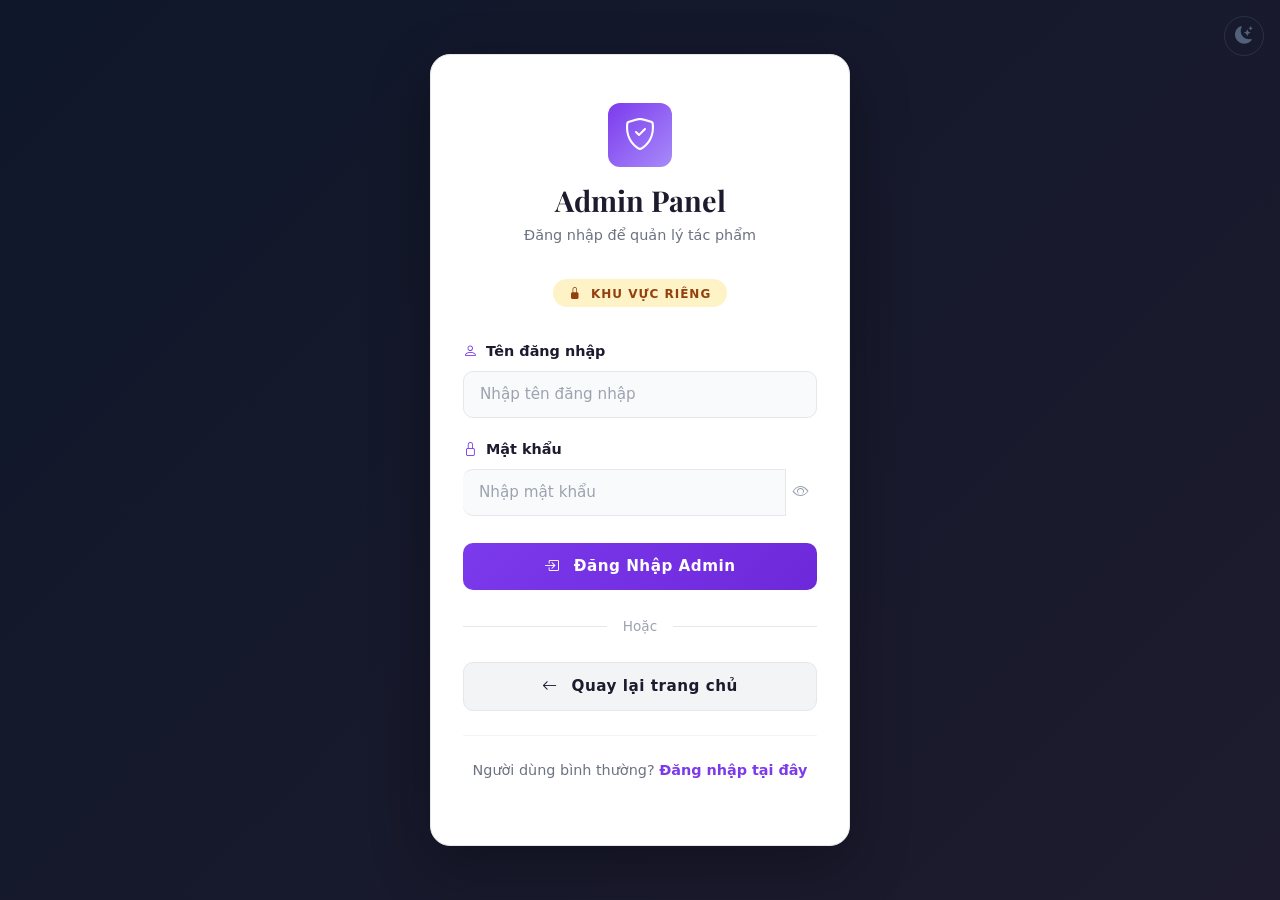
<file: admin-login.html>
<!DOCTYPE html>
<html lang="vi">
<head>
    <meta charset="UTF-8">
    <meta name="viewport" content="width=device-width, initial-scale=1.0">
    <meta name="description" content="Admin Login - ArtGallery Admin Panel">
    <title>Admin Login — ArtGallery</title>

    <!-- Bootstrap 5 CSS -->
    <link href="https://cdn.jsdelivr.net/npm/bootstrap@5.3.3/dist/css/bootstrap.min.css" rel="stylesheet">
    <!-- Bootstrap Icons -->
    <link href="https://cdn.jsdelivr.net/npm/bootstrap-icons@1.11.3/font/bootstrap-icons.css" rel="stylesheet">
    <!-- Google Fonts -->
    <link rel="preconnect" href="https://fonts.googleapis.com">
    <link rel="preconnect" href="https://fonts.gstatic.com" crossorigin>
    <link href="https://fonts.googleapis.com/css2?family=Playfair+Display:wght@400;600;700&family=DM+Sans:wght@300;400;500;600;700&display=swap" rel="stylesheet">
    <!-- Custom CSS -->
    <link rel="stylesheet" href="css/style.css">
    <!-- Theme Manager -->
    <script src="js/theme.js"></script>
    <style>
        /* Admin Auth Page */
        body.admin-auth-page {
            background: linear-gradient(135deg, #0f172a 0%, #1e1b2e 100%);
            min-height: 100vh;
            display: flex;
            align-items: center;
            justify-content: center;
            padding: 1rem;
        }

        .admin-auth-container {
            background: #ffffff;
            border-radius: 20px;
            box-shadow: 0 20px 60px rgba(0,0,0,0.3);
            padding: 3rem 2rem;
            width: 100%;
            max-width: 420px;
            border: 1px solid #e5e7eb;
        }

        @media(max-width: 575.98px) {
            .admin-auth-container {
                padding: 2rem 1.5rem;
                border-radius: 16px;
            }
        }

        .admin-auth-header {
            text-align: center;
            margin-bottom: 2rem;
        }

        .admin-auth-logo {
            width: 64px;
            height: 64px;
            background: linear-gradient(135deg, #7c3aed, #a78bfa);
            border-radius: 12px;
            display: flex;
            align-items: center;
            justify-content: center;
            color: #fff;
            font-size: 2rem;
            margin: 0 auto 1rem;
        }

        .admin-auth-header h2 {
            font-family: 'Playfair Display', serif;
            font-size: 1.8rem;
            font-weight: 700;
            color: #1e1b2e;
            margin-bottom: 0.5rem;
        }

        .admin-auth-header p {
            color: #6b7280;
            font-size: 0.9rem;
        }

        .admin-auth-header .badge {
            background: #fef3c7;
            color: #92400e;
            padding: 0.5rem 1rem;
            border-radius: 20px;
            font-size: 0.75rem;
            font-weight: 600;
            letter-spacing: 1px;
            text-transform: uppercase;
            margin-top: 1rem;
            display: inline-block;
        }

        .form-group {
            margin-bottom: 1.2rem;
        }

        .form-label {
            font-weight: 600;
            color: #1e1b2e;
            font-size: 0.9rem;
            margin-bottom: 0.5rem;
        }

        .form-control {
            border: 1.5px solid #e5e7eb;
            border-radius: 10px;
            padding: 0.7rem 1rem;
            font-size: 0.95rem;
            transition: all 0.3s ease;
            background: #f9fafb;
        }

        .form-control:focus {
            background: #ffffff;
            border-color: #7c3aed;
            box-shadow: 0 0 0 3px rgba(124, 58, 237, 0.1);
        }

        .form-control::placeholder {
            color: #9ca3af;
        }

        .btn-admin-auth {
            width: 100%;
            padding: 0.75rem 1.5rem;
            border: none;
            border-radius: 10px;
            font-weight: 600;
            font-size: 0.95rem;
            transition: all 0.3s ease;
            letter-spacing: 0.5px;
            margin-top: 0.5rem;
        }

        .btn-admin-login {
            background: linear-gradient(135deg, #7c3aed, #6d28d9);
            color: #fff;
        }

        .btn-admin-login:hover {
            background: linear-gradient(135deg, #6d28d9, #5b21b6);
            transform: translateY(-2px);
            box-shadow: 0 8px 20px rgba(124,58,237,0.3);
            color: #fff;
        }

        .btn-admin-back {
            background: #f3f4f6;
            color: #1e1b2e;
            border: 1.5px solid #e5e7eb;
            margin-top: 0;
        }

        .btn-admin-back:hover {
            background: #e5e7eb;
            color: #1e1b2e;
        }

        .admin-auth-divider {
            text-align: center;
            margin: 1.5rem 0;
            position: relative;
        }

        .admin-auth-divider::before {
            content: '';
            position: absolute;
            top: 50%;
            left: 0;
            right: 0;
            height: 1px;
            background: #e5e7eb;
        }

        .admin-auth-divider span {
            background: #fff;
            padding: 0 1rem;
            color: #9ca3af;
            font-size: 0.85rem;
            position: relative;
        }

        .admin-auth-footer {
            text-align: center;
            margin-top: 1.5rem;
            padding-top: 1.5rem;
            border-top: 1px solid #f3f4f6;
        }

        .admin-auth-footer p {
            color: #6b7280;
            font-size: 0.9rem;
        }

        .admin-auth-footer a {
            color: #7c3aed;
            text-decoration: none;
            font-weight: 600;
            transition: color 0.3s ease;
        }

        .admin-auth-footer a:hover {
            color: #6d28d9;
        }

        .alert-error {
            background: rgba(220,38,38,0.05);
            border: 1.5px solid rgba(220,38,38,0.2);
            color: #b91c1c;
            border-radius: 10px;
            padding: 0.75rem 1rem;
            margin-bottom: 1rem;
            font-size: 0.9rem;
            display: none;
        }

        .alert-error.show {
            display: block;
            animation: slideDown 0.3s ease;
        }

        .alert-success {
            background: rgba(22,163,74,0.05);
            border: 1.5px solid rgba(22,163,74,0.2);
            color: #166534;
            border-radius: 10px;
            padding: 0.75rem 1rem;
            margin-bottom: 1rem;
            font-size: 0.9rem;
            display: none;
        }

        .alert-success.show {
            display: block;
            animation: slideDown 0.3s ease;
        }

        @keyframes slideDown {
            from {
                opacity: 0;
                transform: translateY(-10px);
            }
            to {
                opacity: 1;
                transform: translateY(0);
            }
        }

        .btn-toggle-password {
            background: none;
            border: none;
            color: #9ca3af;
            cursor: pointer;
            padding: 0 0.5rem;
        }

        .btn-toggle-password:hover {
            color: #7c3aed;
        }

        .input-group-text {
            background: #f9fafb;
            border: 1.5px solid #e5e7eb;
            border-right: none;
            color: #9ca3af;
        }

        .form-control.with-icon {
            border-left: none;
        }

        .form-control.with-icon:focus {
            border-left: none;
        }

        .demo-credentials {
            background: #fef3c7;
            border: 1px solid #fcd34d;
            border-radius: 10px;
            padding: 1rem;
            margin-bottom: 1.5rem;
            font-size: 0.85rem;
            color: #92400e;
        }

        .demo-credentials strong {
            display: block;
            margin-bottom: 0.5rem;
            font-weight: 700;
        }

        .demo-credentials .cred {
            margin: 0.25rem 0;
        }

        .icon-admin-accent {
            color: #7c3aed;
        }
    </style>
</head>
<body class="admin-auth-page">

    <!-- Theme Toggle Button -->
    <div class="position-fixed top-0 end-0 p-3 z-3">
        <button class="theme-toggle-btn" id="theme-toggle" title="Đổi giao diện Sáng/Tối">
            <i class="bi bi-moon-stars-fill theme-toggle-icon"></i>
        </button>
    </div>

    <div class="admin-auth-container">
        <!-- Header -->
        <div class="admin-auth-header">
            <div class="admin-auth-logo">
                <i class="bi bi-shield-check"></i>
            </div>
            <h2>Admin Panel</h2>
            <p>Đăng nhập để quản lý tác phẩm</p>
            <span class="badge"><i class="bi bi-lock-fill me-1"></i> Khu vực riêng</span>
        </div>

        <!-- Alerts -->
        <div id="alert-error" class="alert-error" role="alert">
            <i class="bi bi-exclamation-circle me-2"></i>
            <span id="alert-error-text"></span>
        </div>
        <div id="alert-success" class="alert-success" role="alert">
            <i class="bi bi-check-circle me-2"></i>
            <span id="alert-success-text"></span>
        </div>

        <!-- Login Form -->
        <form id="admin-login-form" onsubmit="handleAdminLogin(event)">
            <div class="form-group">
                <label for="admin-username" class="form-label">
                    <i class="bi bi-person me-1 icon-admin-accent"></i> Tên đăng nhập
                </label>
                <input type="text" class="form-control" id="admin-username" placeholder="Nhập tên đăng nhập" required>
            </div>

            <div class="form-group">
                <label for="admin-password" class="form-label">
                    <i class="bi bi-lock me-1 icon-admin-accent"></i> Mật khẩu
                </label>
                <div class="input-group">
                    <input type="password" class="form-control with-icon" id="admin-password" placeholder="Nhập mật khẩu" required>
                    <button class="btn-toggle-password" type="button" id="toggle-admin-password" title="Hiện/ẩn mật khẩu">
                        <i class="bi bi-eye"></i>
                    </button>
                </div>
            </div>

            <button type="submit" class="btn btn-admin-auth btn-admin-login">
                <i class="bi bi-box-arrow-in-right me-2"></i> Đăng Nhập Admin
            </button>

            <div class="admin-auth-divider">
                <span>Hoặc</span>
            </div>

            <button type="button" class="btn btn-admin-auth btn-admin-back" onclick="window.location.href='index.html'">
                <i class="bi bi-arrow-left me-2"></i> Quay lại trang chủ
            </button>
        </form>

        <!-- Footer -->
        <div class="admin-auth-footer">
            <p>
                Người dùng bình thường?
                <a href="login.html"><strong>Đăng nhập tại đây</strong></a>
            </p>
        </div>
    </div>

    <!-- Scripts -->
    <script src="auth.js"></script>
    <script>
        // Toggle password visibility
        function setupPasswordToggle(toggleBtn, inputField) {
            if (toggleBtn) {
                toggleBtn.addEventListener('click', function() {
                    const isPassword = inputField.type === 'password';
                    inputField.type = isPassword ? 'text' : 'password';
                    toggleBtn.innerHTML = `<i class="bi bi-${isPassword ? 'eye-slash' : 'eye'}"></i>`;
                });
            }
        }

        // Setup password toggle
        setupPasswordToggle(
            document.getElementById('toggle-admin-password'),
            document.getElementById('admin-password')
        );

        // Show alert
        function showAlert(type, message) {
            const errorAlert = document.getElementById('alert-error');
            const successAlert = document.getElementById('alert-success');
            
            if (type === 'error') {
                document.getElementById('alert-error-text').textContent = message;
                errorAlert.classList.add('show');
                successAlert.classList.remove('show');
            } else if (type === 'success') {
                document.getElementById('alert-success-text').textContent = message;
                successAlert.classList.add('show');
                errorAlert.classList.remove('show');
            }
        }

        // Clear alerts
        function clearAlerts() {
            document.getElementById('alert-error').classList.remove('show');
            document.getElementById('alert-success').classList.remove('show');
        }

        // Handle admin login
        function handleAdminLogin(e) {
            e.preventDefault();
            clearAlerts();

            const username = document.getElementById('admin-username').value.trim();
            const password = document.getElementById('admin-password').value;

            if (!username || !password) {
                showAlert('error', 'Vui lòng điền đầy đủ thông tin');
                return;
            }

            const result = auth.loginAdmin(username, password);
            
            if (result.success) {
                showAlert('success', result.message);
                setTimeout(() => {
                    window.location.href = 'admin.html';
                }, 1000);
            } else {
                showAlert('error', result.message);
            }
        }

        // Check if already logged in as admin
        window.addEventListener('load', function() {
            if (auth.isAdminLoggedIn()) {
                window.location.href = 'admin.html';
            }
        });
    </script>
</body>
</html>
</file>
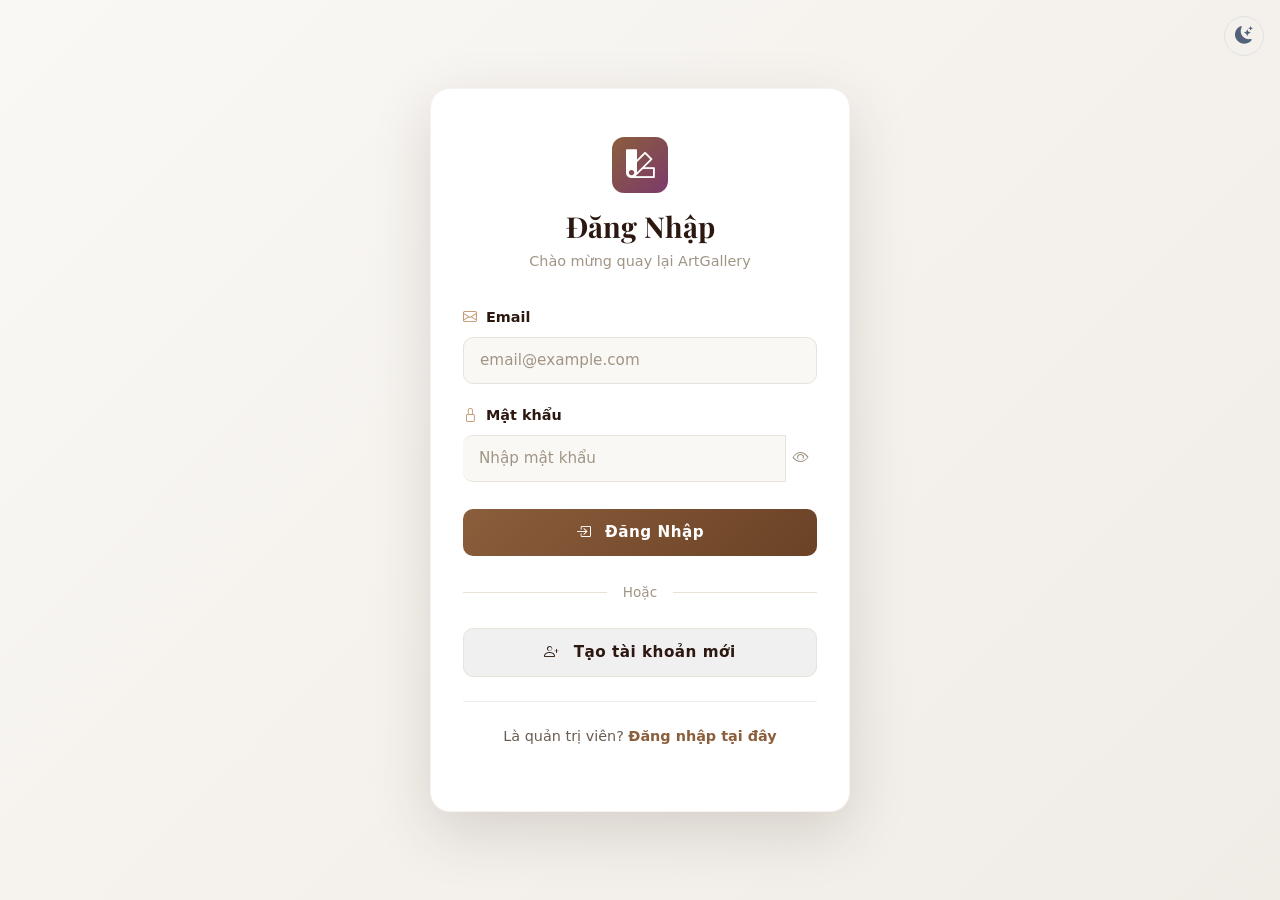
<file: login.html>
<!DOCTYPE html>
<html lang="vi">
<head>
    <meta charset="UTF-8">
    <meta name="viewport" content="width=device-width, initial-scale=1.0">
    <meta name="description" content="Đăng nhập/Đăng ký ArtGallery - Triển lãm nghệ thuật trực tuyến">
    <title>Đăng Nhập / Đăng Ký — ArtGallery</title>

    <!-- Bootstrap 5 CSS -->
    <link href="https://cdn.jsdelivr.net/npm/bootstrap@5.3.3/dist/css/bootstrap.min.css" rel="stylesheet">
    <!-- Bootstrap Icons -->
    <link href="https://cdn.jsdelivr.net/npm/bootstrap-icons@1.11.3/font/bootstrap-icons.css" rel="stylesheet">
    <!-- Google Fonts -->
    <link rel="preconnect" href="https://fonts.googleapis.com">
    <link rel="preconnect" href="https://fonts.gstatic.com" crossorigin>
    <link href="https://fonts.googleapis.com/css2?family=Playfair+Display:wght@400;600;700&family=DM+Sans:wght@300;400;500;600;700&display=swap" rel="stylesheet">
    <!-- Custom CSS -->
    <link rel="stylesheet" href="css/style.css">
    <!-- Theme Manager -->
    <script src="js/theme.js"></script>
    <style>
        /* Auth Page Specific Styles */
        body.auth-page {
            background: linear-gradient(135deg, #faf8f5 0%, #f0ece6 100%);
            min-height: 100vh;
            display: flex;
            align-items: center;
            justify-content: center;
            padding: 1rem;
        }

        .auth-container {
            background: #ffffff;
            border-radius: 20px;
            box-shadow: 0 20px 60px rgba(44,24,16,0.15);
            padding: 3rem 2rem;
            width: 100%;
            max-width: 420px;
            border: 1px solid rgba(139,94,60,0.08);
        }

        @media(max-width: 575.98px) {
            .auth-container {
                padding: 2rem 1.5rem;
                border-radius: 16px;
            }
        }

        .auth-header {
            text-align: center;
            margin-bottom: 2rem;
        }

        .auth-logo {
            width: 56px;
            height: 56px;
            background: linear-gradient(135deg, #8b5e3c, #7c3a6b);
            border-radius: 12px;
            display: flex;
            align-items: center;
            justify-content: center;
            color: #fff;
            font-size: 1.8rem;
            margin: 0 auto 1rem;
        }

        .auth-header h2 {
            font-family: 'Playfair Display', serif;
            font-size: 1.8rem;
            font-weight: 700;
            color: #2c1810;
            margin-bottom: 0.5rem;
        }

        .auth-header p {
            color: #a09585;
            font-size: 0.9rem;
        }

        .form-group {
            margin-bottom: 1.2rem;
        }

        .form-label {
            font-weight: 600;
            color: #2c1810;
            font-size: 0.9rem;
            margin-bottom: 0.5rem;
        }

        .form-control {
            border: 1.5px solid #e8e2da;
            border-radius: 10px;
            padding: 0.7rem 1rem;
            font-size: 0.95rem;
            transition: all 0.3s ease;
            background: #faf8f5;
        }

        .form-control:focus {
            background: #ffffff;
            border-color: #c4956a;
            box-shadow: 0 0 0 3px rgba(196, 149, 106, 0.1);
        }

        .form-control::placeholder {
            color: #a09585;
        }

        .btn-auth {
            width: 100%;
            padding: 0.75rem 1.5rem;
            border: none;
            border-radius: 10px;
            font-weight: 600;
            font-size: 0.95rem;
            transition: all 0.3s ease;
            letter-spacing: 0.5px;
            margin-top: 0.5rem;
        }

        .btn-auth-primary {
            background: linear-gradient(135deg, #8b5e3c, #6b4226);
            color: #fff;
        }

        .btn-auth-primary:hover {
            background: linear-gradient(135deg, #6b4226, #5a3620);
            transform: translateY(-2px);
            box-shadow: 0 8px 20px rgba(139,94,60,0.25);
            color: #fff;
        }

        .btn-auth-secondary {
            background: #f0f0f0;
            color: #2c1810;
            border: 1.5px solid #e8e2da;
            margin-top: 0;
        }

        .btn-auth-secondary:hover {
            background: #e8e2da;
            color: #2c1810;
        }

        .auth-divider {
            text-align: center;
            margin: 1.5rem 0;
            position: relative;
        }

        .auth-divider::before {
            content: '';
            position: absolute;
            top: 50%;
            left: 0;
            right: 0;
            height: 1px;
            background: #e8e2da;
        }

        .auth-divider span {
            background: #fff;
            padding: 0 1rem;
            color: #a09585;
            font-size: 0.85rem;
            position: relative;
        }

        .auth-footer {
            text-align: center;
            margin-top: 1.5rem;
            padding-top: 1.5rem;
            border-top: 1px solid #f0ece6;
        }

        .auth-footer p {
            color: #6b5d52;
            font-size: 0.9rem;
        }

        .auth-footer a {
            color: #8b5e3c;
            text-decoration: none;
            font-weight: 600;
            transition: color 0.3s ease;
        }

        .auth-footer a:hover {
            color: #6b4226;
        }

        .alert-error {
            background: rgba(220,38,38,0.05);
            border: 1.5px solid rgba(220,38,38,0.2);
            color: #b91c1c;
            border-radius: 10px;
            padding: 0.75rem 1rem;
            margin-bottom: 1rem;
            font-size: 0.9rem;
            display: none;
        }

        .alert-error.show {
            display: block;
            animation: slideDown 0.3s ease;
        }

        .alert-success {
            background: rgba(22,163,74,0.05);
            border: 1.5px solid rgba(22,163,74,0.2);
            color: #166534;
            border-radius: 10px;
            padding: 0.75rem 1rem;
            margin-bottom: 1rem;
            font-size: 0.9rem;
            display: none;
        }

        .alert-success.show {
            display: block;
            animation: slideDown 0.3s ease;
        }

        @keyframes slideDown {
            from {
                opacity: 0;
                transform: translateY(-10px);
            }
            to {
                opacity: 1;
                transform: translateY(0);
            }
        }

        .toggle-form {
            display: none;
        }

        .toggle-form.active {
            display: block;
        }

        .input-group-text {
            background: #faf8f5;
            border: 1.5px solid #e8e2da;
            border-right: none;
            color: #a09585;
        }

        .form-control.with-icon {
            border-left: none;
        }

        .form-control.with-icon:focus {
            border-left: none;
        }

        .input-group-text:focus-within {
            border-color: #c4956a;
        }

        .btn-toggle-password {
            background: none;
            border: none;
            color: #a09585;
            cursor: pointer;
            padding: 0 0.5rem;
        }

        .btn-toggle-password:hover {
            color: #8b5e3c;
        }

        .icon-accent {
            color: #c4956a;
        }
    </style>
</head>
<body class="auth-page">

    <!-- Theme Toggle Button -->
    <div class="position-fixed top-0 end-0 p-3 z-3">
        <button class="theme-toggle-btn" id="theme-toggle" title="Đổi giao diện Sáng/Tối">
            <i class="bi bi-moon-stars-fill theme-toggle-icon"></i>
        </button>
    </div>

    <div class="auth-container">
        <!-- Header -->
        <div class="auth-header">
            <div class="auth-logo">
                <i class="bi bi-palette2"></i>
            </div>
            <h2 id="form-title">Đăng Nhập</h2>
            <p id="form-subtitle">Chào mừng quay lại ArtGallery</p>
        </div>

        <!-- Alerts -->
        <div id="alert-error" class="alert-error" role="alert">
            <i class="bi bi-exclamation-circle me-2"></i>
            <span id="alert-error-text"></span>
        </div>
        <div id="alert-success" class="alert-success" role="alert">
            <i class="bi bi-check-circle me-2"></i>
            <span id="alert-success-text"></span>
        </div>

        <!-- Login Form -->
        <form id="login-form" class="toggle-form active" onsubmit="handleLogin(event)">
            <div class="form-group">
                <label for="login-email" class="form-label">
                    <i class="bi bi-envelope me-1 icon-accent"></i> Email
                </label>
                <input type="email" class="form-control" id="login-email" placeholder="email@example.com" required>
            </div>

            <div class="form-group">
                <label for="login-password" class="form-label">
                    <i class="bi bi-lock me-1 icon-accent"></i> Mật khẩu
                </label>
                <div class="input-group">
                    <input type="password" class="form-control with-icon" id="login-password" placeholder="Nhập mật khẩu" required>
                    <button class="btn-toggle-password" type="button" id="toggle-login-password" title="Hiện/ẩn mật khẩu">
                        <i class="bi bi-eye"></i>
                    </button>
                </div>
            </div>

            <button type="submit" class="btn btn-auth btn-auth-primary">
                <i class="bi bi-box-arrow-in-right me-2"></i> Đăng Nhập
            </button>

            <div class="auth-divider">
                <span>Hoặc</span>
            </div>

            <button type="button" class="btn btn-auth btn-auth-secondary" onclick="toggleForm()">
                <i class="bi bi-person-plus me-2"></i> Tạo tài khoản mới
            </button>
        </form>

        <!-- Register Form -->
        <form id="register-form" class="toggle-form" onsubmit="handleRegister(event)">
            <div class="form-group">
                <label for="register-name" class="form-label">
                    <i class="bi bi-person me-1 icon-accent"></i> Họ và tên
                </label>
                <input type="text" class="form-control" id="register-name" placeholder="Nhập tên đầy đủ" required>
            </div>

            <div class="form-group">
                <label for="register-email" class="form-label">
                    <i class="bi bi-envelope me-1 icon-accent"></i> Email
                </label>
                <input type="email" class="form-control" id="register-email" placeholder="email@example.com" required>
            </div>

            <div class="form-group">
                <label for="register-password" class="form-label">
                    <i class="bi bi-lock me-1 icon-accent"></i> Mật khẩu
                </label>
                <div class="input-group">
                    <input type="password" class="form-control with-icon" id="register-password" placeholder="Ít nhất 6 ký tự" required>
                    <button class="btn-toggle-password" type="button" id="toggle-register-password" title="Hiện/ẩn mật khẩu">
                        <i class="bi bi-eye"></i>
                    </button>
                </div>
            </div>

            <div class="form-group">
                <label for="register-confirm" class="form-label">
                    <i class="bi bi-lock-check me-1 icon-accent"></i> Xác nhận mật khẩu
                </label>
                <div class="input-group">
                    <input type="password" class="form-control with-icon" id="register-confirm" placeholder="Xác nhận mật khẩu" required>
                    <button class="btn-toggle-password" type="button" id="toggle-register-confirm" title="Hiện/ẩn mật khẩu">
                        <i class="bi bi-eye"></i>
                    </button>
                </div>
            </div>

            <button type="submit" class="btn btn-auth btn-auth-primary">
                <i class="bi bi-person-check me-2"></i> Đăng Ký
            </button>

            <div class="auth-divider">
                <span>Hoặc</span>
            </div>

            <button type="button" class="btn btn-auth btn-auth-secondary" onclick="toggleForm()">
                <i class="bi bi-arrow-left me-2"></i> Quay lại đăng nhập
            </button>
        </form>

        <!-- Footer -->
        <div class="auth-footer">
            <p>
                Là quản trị viên? 
                <a href="admin-login.html"><strong>Đăng nhập tại đây</strong></a>
            </p>
        </div>
    </div>

    <!-- Scripts -->
    <script src="auth.js"></script>
    <script>
        // Toggle between login and register forms
        function toggleForm() {
            document.getElementById('login-form').classList.toggle('active');
            document.getElementById('register-form').classList.toggle('active');
            
            if (document.getElementById('login-form').classList.contains('active')) {
                document.getElementById('form-title').textContent = 'Đăng Nhập';
                document.getElementById('form-subtitle').textContent = 'Chào mừng quay lại ArtGallery';
            } else {
                document.getElementById('form-title').textContent = 'Đăng Ký';
                document.getElementById('form-subtitle').textContent = 'Tạo tài khoản mới';
            }
            
            clearAlerts();
        }

        // Toggle password visibility
        function setupPasswordToggle(toggleBtn, inputField) {
            if (toggleBtn) {
                toggleBtn.addEventListener('click', function() {
                    const isPassword = inputField.type === 'password';
                    inputField.type = isPassword ? 'text' : 'password';
                    toggleBtn.innerHTML = `<i class="bi bi-${isPassword ? 'eye-slash' : 'eye'}"></i>`;
                });
            }
        }

        // Setup password toggles
        setupPasswordToggle(
            document.getElementById('toggle-login-password'),
            document.getElementById('login-password')
        );
        setupPasswordToggle(
            document.getElementById('toggle-register-password'),
            document.getElementById('register-password')
        );
        setupPasswordToggle(
            document.getElementById('toggle-register-confirm'),
            document.getElementById('register-confirm')
        );

        // Show alert
        function showAlert(type, message) {
            const errorAlert = document.getElementById('alert-error');
            const successAlert = document.getElementById('alert-success');
            
            if (type === 'error') {
                document.getElementById('alert-error-text').textContent = message;
                errorAlert.classList.add('show');
                successAlert.classList.remove('show');
            } else if (type === 'success') {
                document.getElementById('alert-success-text').textContent = message;
                successAlert.classList.add('show');
                errorAlert.classList.remove('show');
            }
        }

        // Clear alerts
        function clearAlerts() {
            document.getElementById('alert-error').classList.remove('show');
            document.getElementById('alert-success').classList.remove('show');
        }

        // Handle login
        function handleLogin(e) {
            e.preventDefault();
            clearAlerts();

            const email = document.getElementById('login-email').value.trim();
            const password = document.getElementById('login-password').value;

            if (!email || !password) {
                showAlert('error', 'Vui lòng điền đầy đủ thông tin');
                return;
            }

            const result = auth.loginUser(email, password);
            
            if (result.success) {
                showAlert('success', result.message);
                setTimeout(() => {
                    window.location.href = 'index.html';
                }, 1000);
            } else {
                showAlert('error', result.message);
            }
        }

        // Handle register
        function handleRegister(e) {
            e.preventDefault();
            clearAlerts();

            const fullName = document.getElementById('register-name').value.trim();
            const email = document.getElementById('register-email').value.trim();
            const password = document.getElementById('register-password').value;
            const confirm = document.getElementById('register-confirm').value;

            if (!fullName || !email || !password || !confirm) {
                showAlert('error', 'Vui lòng điền đầy đủ thông tin');
                return;
            }

            if (password !== confirm) {
                showAlert('error', 'Mật khẩu xác nhận không khớp');
                return;
            }

            const result = auth.registerUser(email, password, fullName);
            
            if (result.success) {
                showAlert('success', result.message);
                
                // Clear form
                document.getElementById('register-form').reset();
                
                // Switch to login form after 1.5 seconds
                setTimeout(() => {
                    toggleForm();
                }, 1500);
            } else {
                showAlert('error', result.message);
            }
        }

        // Check if already logged in
        window.addEventListener('load', function() {
            if (auth.isUserLoggedIn()) {
                window.location.href = 'index.html';
            }
        });
    </script>
</body>
</html>
</file>
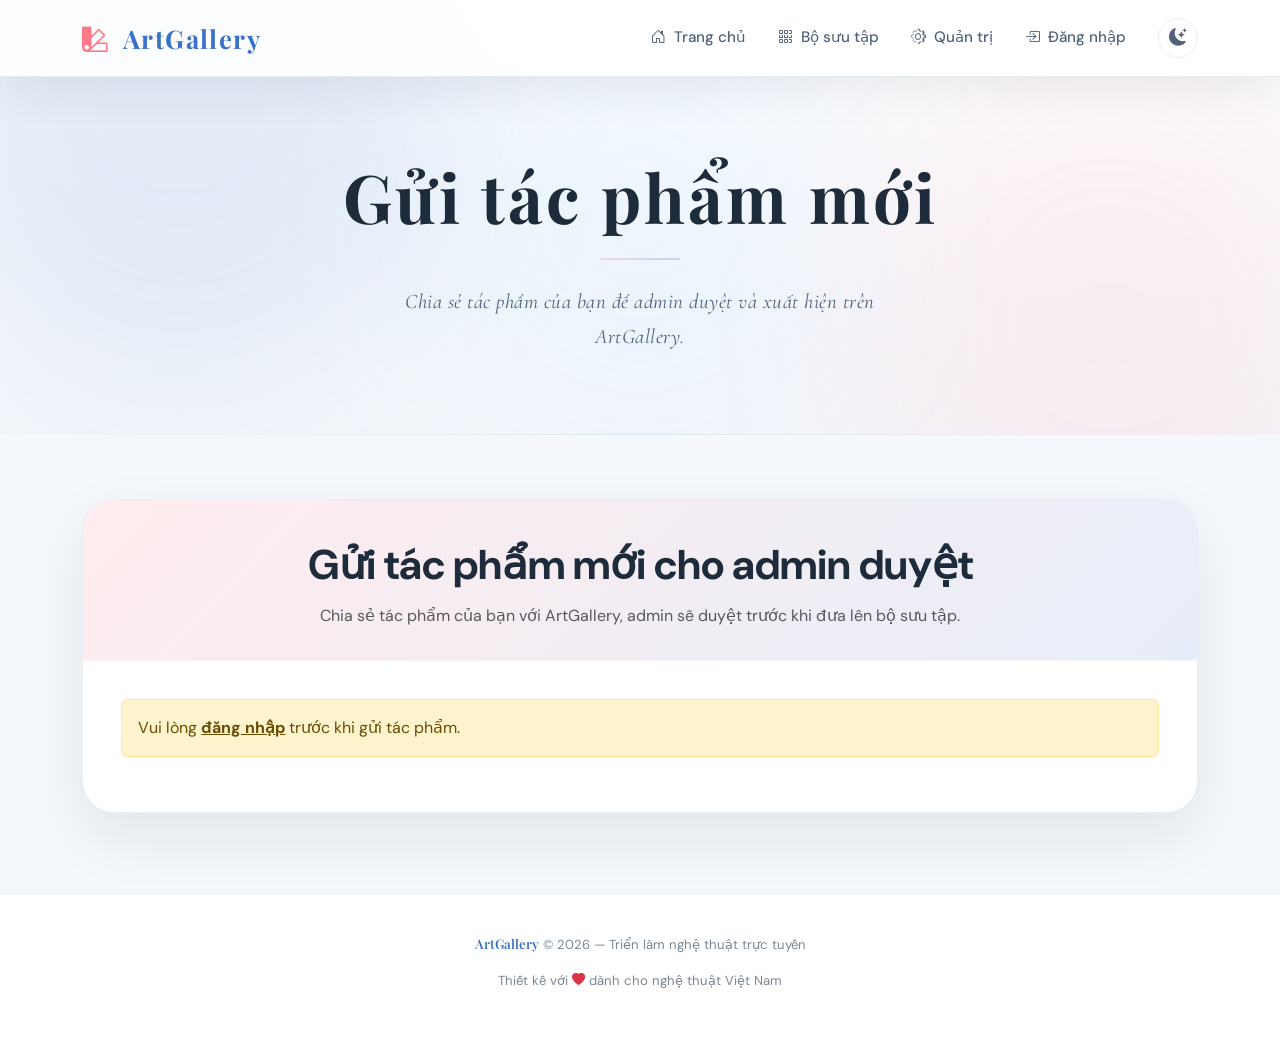
<file: submit.html>
<!DOCTYPE html>
<html lang="vi">
<head>
    <meta charset="UTF-8">
    <meta name="viewport" content="width=device-width, initial-scale=1.0">
    <meta name="description" content="ArtGallery — Gửi tác phẩm mới để admin duyệt.">
    <title>ArtGallery — Gửi tác phẩm</title>
    <link href="https://cdn.jsdelivr.net/npm/bootstrap@5.3.3/dist/css/bootstrap.min.css" rel="stylesheet">
    <link href="https://cdn.jsdelivr.net/npm/bootstrap-icons@1.11.3/font/bootstrap-icons.css" rel="stylesheet">
    <link rel="preconnect" href="https://fonts.googleapis.com">
    <link rel="preconnect" href="https://fonts.gstatic.com" crossorigin>
    <link href="https://fonts.googleapis.com/css2?family=Playfair+Display:ital,wght@0,400;0,500;0,600;0,700;1,400&family=DM+Sans:wght@300;400;500;600;700&family=Cormorant+Garamond:ital,wght@0,400;0,600;1,400&display=swap" rel="stylesheet">
    <link rel="stylesheet" href="css/style.css">
    <!-- Theme Manager -->
    <script src="js/theme.js"></script>
</head>
<body class="gallery-page">
    <nav class="navbar navbar-expand-lg gallery-navbar fixed-top" id="gallery-nav">
        <div class="container">
            <a class="navbar-brand" href="index.html">
                <i class="bi bi-palette2"></i> ArtGallery
            </a>
            <button class="navbar-toggler border-0" type="button" data-bs-toggle="collapse" data-bs-target="#navMenu" title="Toggle navigation menu">
                <span class="navbar-toggler-icon"></span>
            </button>
            <div class="collapse navbar-collapse" id="navMenu">
                <ul class="navbar-nav ms-auto">
                    <li class="nav-item">
                        <a class="nav-link" href="index.html">
                            <i class="bi bi-house-door me-1"></i> Trang chủ
                        </a>
                    </li>
                    <li class="nav-item">
                        <a class="nav-link" href="gallery.html">
                            <i class="bi bi-grid-3x3-gap me-1"></i> Bộ sưu tập
                        </a>
                    </li>
                    <li class="nav-item d-none" id="submit-link">
                        <a class="nav-link active" href="submit.html">
                            <i class="bi bi-upload me-1"></i> Gửi tác phẩm
                        </a>
                    </li>
                    <li class="nav-item" id="admin-link">
                        <a class="nav-link" href="admin.html">
                            <i class="bi bi-gear me-1"></i> Quản trị
                        </a>
                    </li>
                    <li class="nav-item dropdown" id="user-menu">
                        <a class="nav-link dropdown-toggle" href="#" id="userDropdown" role="button" data-bs-toggle="dropdown" aria-expanded="false">
                            <span class="user-avatar d-none" id="user-avatar"></span>
                            <span id="user-display-name">User</span>
                        </a>
                        <ul class="dropdown-menu dropdown-menu-end" aria-labelledby="userDropdown">
                            <li><span class="dropdown-header" id="user-email-display">user@example.com</span></li>
                            <li><hr class="dropdown-divider"></li>
                            <li><a class="dropdown-item" href="#" onclick="logoutUser()"><i class="bi bi-box-arrow-right me-2"></i>Đăng xuất</a></li>
                        </ul>
                    </li>
                    <li class="nav-item" id="login-link">
                        <a class="nav-link" href="login.html">
                            <i class="bi bi-box-arrow-in-right me-1"></i> Đăng nhập
                        </a>
                    </li>
                    <li class="nav-item d-flex align-items-center ms-lg-3 py-2 py-lg-0">
                        <button class="theme-toggle-btn" id="theme-toggle" title="Đổi giao diện Sáng/Tối">
                            <i class="bi bi-moon-stars-fill theme-toggle-icon"></i>
                        </button>
                    </li>
                </ul>
            </div>
        </div>
    </nav>

    <section class="hero-section text-center">
        <div class="hero-bg-blobs">
            <div class="blob blob-1"></div>
            <div class="blob blob-2"></div>
            <div class="blob blob-3"></div>
        </div>
        <div class="container position-relative z-1">
            <h1 class="hero-title">Gửi tác phẩm mới</h1>
            <hr class="hero-divider">
            <p class="hero-tagline">Chia sẻ tác phẩm của bạn để admin duyệt và xuất hiện trên ArtGallery.</p>
        </div>
    </section>

    <section class="submit-section" id="submit-page-section">
        <div class="container">
            <div class="submit-card mx-auto">
                <div class="submit-card-header">
                    <h2>Gửi tác phẩm mới cho admin duyệt</h2>
                    <p class="text-muted" id="submit-instruction">Chia sẻ tác phẩm của bạn với ArtGallery, admin sẽ duyệt trước khi đưa lên bộ sưu tập.</p>
                </div>
                <div class="submit-card-body">
                    <div id="submit-login-warning" class="alert alert-warning d-none" role="alert">
                        Vui lòng <a href="login.html" class="alert-link">đăng nhập</a> trước khi gửi tác phẩm.
                    </div>
                    <form id="user-artwork-form" class="submit-form">
                        <div class="row g-4">
                            <div class="col-md-6">
                                <label for="submit-title" class="form-label">Tiêu đề tác phẩm</label>
                                <input type="text" class="form-control" id="submit-title" placeholder="Nhập tiêu đề" required>
                            </div>
                            <div class="col-md-6">
                                <label for="submit-artist" class="form-label">Tên nghệ sĩ</label>
                                <input type="text" class="form-control" id="submit-artist" placeholder="Tên nghệ sĩ" required>
                            </div>
                            <div class="col-md-6">
                                <label for="submit-style" class="form-label">Phong cách</label>
                                <input type="text" class="form-control" id="submit-style" placeholder="Ví dụ: Sơn dầu, Màu nước" required>
                            </div>
                            <div class="col-md-6">
                                <label for="submit-imageUrl" class="form-label">URL ảnh</label>
                                <input type="url" class="form-control" id="submit-imageUrl" placeholder="https://example.com/art.jpg" required>
                            </div>
                            <div class="col-12">
                                <label for="submit-story" class="form-label">Mô tả / Câu chuyện</label>
                                <textarea class="form-control" id="submit-story" rows="5" placeholder="Mô tả cảm hứng, ý nghĩa tác phẩm" required></textarea>
                            </div>
                            <div class="col-12 d-flex flex-column flex-md-row justify-content-between align-items-center gap-3">
                                <span class="submit-helper text-muted">Mục này sẽ giúp admin hiểu rõ hơn về tác phẩm của bạn.</span>
                                <button type="submit" class="btn btn-gold">Gửi bài viết</button>
                            </div>
                            <div class="col-12">
                                <div id="submit-feedback" class="submit-feedback text-center"></div>
                            </div>
                        </div>
                    </form>
                </div>
            </div>
        </div>
    </section>

    <footer class="gallery-footer">
        <div class="container">
            <p><span class="gold-text">ArtGallery</span> &copy; 2026 — Triển lãm nghệ thuật trực tuyến</p>
            <p class="mt-1">Thiết kế với <i class="bi bi-heart-fill text-danger"></i> dành cho nghệ thuật Việt Nam</p>
        </div>
    </footer>

    <script src="https://cdn.jsdelivr.net/npm/bootstrap@5.3.3/dist/js/bootstrap.bundle.min.js"></script>
    <script src="https://code.jquery.com/jquery-3.7.1.min.js"></script>
    <script src="js/auth.js"></script>
    <script src="js/api.js"></script>
    <script>
        function getUserInitials(name) {
            if (!name) return '';
            return name
                .split(' ')
                .filter(Boolean)
                .slice(0, 2)
                .map(part => part[0].toUpperCase())
                .join('');
        }

        function updateUserUI() {
            const userMenu = document.getElementById('user-menu');
            const loginLink = document.getElementById('login-link');
            const adminLink = document.getElementById('admin-link');
            const submitLink = document.getElementById('submit-link');
            const form = document.getElementById('user-artwork-form');
            const warning = document.getElementById('submit-login-warning');
            const feedback = document.getElementById('submit-feedback');
            const avatar = document.getElementById('user-avatar');

            if (auth.isUserLoggedIn()) {
                const user = auth.getCurrentUser();
                document.getElementById('user-display-name').textContent = user.fullName || user.email;
                document.getElementById('user-email-display').textContent = user.email;
                if (avatar) {
                    avatar.textContent = getUserInitials(user.fullName || user.email);
                    avatar.classList.remove('d-none');
                }
                if (userMenu) userMenu.classList.add('show-user-menu');
                if (loginLink) loginLink.classList.add('hide-login');
                if (adminLink) adminLink.classList.add('hide-admin');
                if (submitLink) submitLink.classList.remove('d-none');
                if (form) form.classList.remove('d-none');
                if (warning) warning.classList.add('d-none');
            } else {
                if (avatar) {
                    avatar.textContent = '';
                    avatar.classList.add('d-none');
                }
                if (userMenu) userMenu.classList.remove('show-user-menu');
                if (loginLink) loginLink.classList.remove('hide-login');
                if (adminLink) adminLink.classList.remove('hide-admin');
                if (submitLink) submitLink.classList.add('d-none');
                if (form) form.classList.add('d-none');
                if (warning) warning.classList.remove('d-none');
                if (feedback) feedback.textContent = '';
            }
        }

        function logoutUser() {
            auth.logoutUser();
            location.reload();
        }

        document.addEventListener('DOMContentLoaded', function () {
            const form = document.getElementById('user-artwork-form');
            const feedback = document.getElementById('submit-feedback');

            updateUserUI();

            if (!form || !feedback) return;

            form.addEventListener('submit', function (e) {
                e.preventDefault();

                if (!auth.isUserLoggedIn()) {
                    feedback.textContent = 'Vui lòng đăng nhập để gửi bài viết.';
                    feedback.className = 'text-danger mt-3';
                    return;
                }

                const title = document.getElementById('submit-title').value.trim();
                const artist = document.getElementById('submit-artist').value.trim();
                const style = document.getElementById('submit-style').value.trim();
                const imageUrl = document.getElementById('submit-imageUrl').value.trim();
                const story = document.getElementById('submit-story').value.trim();

                if (!title || !artist || !style || !imageUrl || !story) {
                    feedback.textContent = 'Vui lòng điền đầy đủ tất cả các trường thông tin.';
                    feedback.className = 'text-danger mt-3';
                    return;
                }

                const user = auth.getCurrentUser();
                const artworkData = {
                    title: title,
                    artist: artist,
                    style: style,
                    imageUrl: imageUrl,
                    story: story,
                    likes: 0,
                    status: 'pending',
                    createdBy: user.fullName || user.email,
                    createdAt: new Date().toISOString()
                };

                feedback.textContent = 'Đang gửi bài viết...';
                feedback.className = 'text-muted mt-3';

                API.createArtwork(artworkData)
                    .then(function () {
                        feedback.textContent = 'Bài viết đã được gửi. Vui lòng chờ admin duyệt để nó xuất hiện trên trang.';
                        feedback.className = 'text-success mt-3';
                        form.reset();
                    })
                    .catch(function (error) {
                        console.error('Submit artwork failed:', error);
                        feedback.textContent = 'Có lỗi khi gửi bài viết. Vui lòng thử lại.';
                        feedback.className = 'text-danger mt-3';
                    });
            });
        });
    </script>
    <style>
        #user-menu { display: none; }
        #user-menu.show-user-menu { display: block; }
        #login-link.hide-login,
        #admin-link.hide-admin { display: none; }
    </style>
</body>
</html>
</file>
<file: css/style.css>
/* ═══════════════════════════════════════════════
   ArtGallery — Elegant Light Theme
   Warm cream gallery + Clean admin dashboard
   ═══════════════════════════════════════════════ */

@import url('https://fonts.googleapis.com/css2?family=Playfair+Display:ital,wght@0,400;0,500;0,600;0,700;1,400&family=DM+Sans:wght@300;400;500;600;700&family=Cormorant+Garamond:ital,wght@0,400;0,500;0,600;1,400&display=swap');

:root {
    /* Gallery (Soft Horizon) */
    --gallery-bg: #f4f7fb;
    --gallery-surface: #ffffff;
    --gallery-card: #ffffff;
    --gallery-border: rgba(137,160,177,0.18);
    --gallery-border-light: rgba(137,160,177,0.10);
    --accent: #3b71ca;
    --accent-light: #79a7ff;
    --accent-dark: #1f4db2;
    --accent-bg: rgba(59,113,202,0.12);
    --plum: #ff7a86;
    --plum-light: #ffe4ea;
    --text-primary: #1e2b3b;
    --text-secondary: #51627a;
    --text-muted: #7b8794;

    /* Admin */
    --admin-bg: #f1f5f9;
    --admin-surface: #ffffff;
    --admin-sidebar: #1e293b;
    --admin-sidebar-hover: #334155;
    --admin-accent: #3b71ca;
    --admin-accent-light: #7da8ff;
    --admin-text: #0f172a;
    --admin-text-muted: #475569;

    /* Shared */
    --danger: #ef4444;
    --success: #22c55e;
    --warning: #f59e0b;
    --transition: 0.3s cubic-bezier(0.4, 0, 0.2, 1);
    --radius: 18px;
    --shadow-sm: 0 1px 3px rgba(30,41,59,0.08);
    --shadow-md: 0 6px 24px rgba(30,41,59,0.12);
    --shadow-lg: 0 10px 40px rgba(30,41,59,0.14);
    --shadow-card: 0 4px 18px rgba(30,41,59,0.12);
}

[data-bs-theme="dark"] {
    /* Gallery (Dark theme overrides) */
    --gallery-bg: #0b0f19;
    --gallery-surface: #111827;
    --gallery-card: #1f2937;
    --gallery-border: rgba(255, 255, 255, 0.08);
    --gallery-border-light: rgba(255, 255, 255, 0.04);
    --accent: #3b71ca;
    --accent-light: #79a7ff;
    --accent-dark: #79a7ff;
    --accent-bg: rgba(59, 113, 202, 0.24);
    --plum: #ff7a86;
    --plum-light: #4c1d24;
    --text-primary: #f3f4f6;
    --text-secondary: #d1d5db;
    --text-muted: #9ca3af;

    /* Admin (Dark theme overrides) */
    --admin-bg: #0b0f19;
    --admin-surface: #111827;
    --admin-sidebar: #030712;
    --admin-sidebar-hover: #1f2937;
    --admin-accent: #3b71ca;
    --admin-accent-light: #79a7ff;
    --admin-text: #f3f4f6;
    --admin-text-muted: #9ca3af;

    /* Shared Shadow Overrides */
    --shadow-sm: 0 1px 3px rgba(0, 0, 0, 0.3);
    --shadow-md: 0 6px 24px rgba(0, 0, 0, 0.4);
    --shadow-lg: 0 10px 40px rgba(0, 0, 0, 0.5);
    --shadow-card: 0 4px 18px rgba(0, 0, 0, 0.35);
}

*{margin:0;padding:0;box-sizing:border-box}

/* ═══ PUBLIC GALLERY ═══ */

body.gallery-page {
    background: radial-gradient(circle at top, rgba(59,113,202,0.12), transparent 28%),
                linear-gradient(180deg, #f4f7fb 0%, var(--gallery-bg) 100%);
    color: var(--text-primary);
    font-family: 'DM Sans', sans-serif;
    overflow-x: hidden;
    min-height: 100vh;
}

/* ── Navbar ── */
.gallery-navbar {
    /* Override Bootstrap's navbar CSS variables (prevents dark-mode ghost bg) */
    --bs-navbar-color:          var(--text-secondary);
    --bs-navbar-hover-color:    var(--accent);
    --bs-navbar-active-color:   var(--accent-dark);
    --bs-navbar-brand-color:    var(--accent);
    --bs-navbar-bg:             transparent;
    --bs-navbar-padding-y:      .85rem;

    background: rgba(255,255,255,0.88) !important;
    -webkit-backdrop-filter: blur(18px) saturate(1.1);
    backdrop-filter: blur(18px) saturate(1.1);
    border-bottom: 1px solid rgba(137,160,177,0.20);
    box-shadow: 0 14px 40px rgba(30,41,59,0.08);
    padding: .85rem 0;
    transition: var(--transition);
}
.gallery-navbar .navbar-brand {
    font-family: 'Playfair Display', serif;
    font-weight: 700; font-size: 1.6rem;
    color: var(--accent) !important;
    letter-spacing: 1.4px;
}
.gallery-navbar .navbar-brand i { color: var(--plum); margin-right: .45rem; }
.gallery-navbar .nav-link {
    color: var(--text-secondary) !important;
    font-weight: 500; padding: .55rem 1rem !important;
    transition: var(--transition); position: relative; font-size: .95rem;
}
.gallery-navbar .nav-link:hover,
.gallery-navbar .nav-link.active { color: var(--accent-dark) !important; }
.gallery-navbar .nav-link::after {
    content:''; position:absolute; bottom:0; left:50%; width:0; height:2px;
    background: linear-gradient(90deg, var(--plum), var(--accent));
    transition: var(--transition); transform: translateX(-50%); border-radius: 2px;
}
.gallery-navbar .nav-link:hover::after,
.gallery-navbar .nav-link.active::after { width:60%; }
#submit-link .nav-link {
    color: var(--plum) !important;
}
#submit-link .nav-link:hover,
#submit-link .nav-link.active {
    color: var(--accent-dark) !important;
}
.user-avatar {
    display: inline-flex;
    align-items: center;
    justify-content: center;
    width: 34px;
    height: 34px;
    border-radius: 50%;
    background: linear-gradient(135deg, var(--plum), var(--accent));
    color: #fff;
    font-size: 0.82rem;
    font-weight: 700;
    letter-spacing: 0.02em;
    text-transform: uppercase;
    margin-right: 0.5rem;
    box-shadow: 0 8px 20px rgba(30,41,59,0.12);
}

/* ── Hero ── */
.hero-section {
    position: relative; padding: 140px 0 80px; text-align: center; overflow: hidden;
    background: linear-gradient(180deg, rgba(255,255,255,0.96) 0%, rgba(244,247,251,1) 100%);
}
.hero-bg-blobs {
    position: absolute; inset: 0; overflow: hidden; pointer-events: none; z-index: 0;
}
.hero-bg-blobs .blob {
    position: absolute; border-radius: 50%; filter: blur(90px);
    opacity: 0.5; animation: floatBlob 22s infinite alternate ease-in-out;
}
.hero-bg-blobs .blob-1 {
    width: 540px; height: 540px; background: rgba(59,113,202,0.24);
    top: -160px; left: -90px; animation-delay: 0s;
}
.hero-bg-blobs .blob-2 {
    width: 500px; height: 500px; background: rgba(255,122,134,0.18);
    bottom: -140px; right: -80px; animation-delay: -5s;
}
.hero-bg-blobs .blob-3 {
    width: 420px; height: 420px; background: rgba(120,186,255,0.18);
    top: 50%; left: 50%; transform: translate(-50%, -50%); animation-delay: -9s;
}
.hero-section::after {
    content:''; position:absolute; bottom:0; left:0; right:0; height:1px;
    background: linear-gradient(90deg, transparent 5%, rgba(137,160,177,0.28) 50%, transparent 95%);
}
.hero-title {
    font-family: 'Playfair Display', serif; font-size: 4.2rem; font-weight: 700;
    color: var(--text-primary); margin-bottom: .5rem; letter-spacing: 3px;
    line-height: 1.05;
}
.hero-title .gold-accent {
    background: linear-gradient(135deg, var(--plum), var(--accent-light));
    -webkit-background-clip: text; -webkit-text-fill-color: transparent; background-clip: text;
}
.hero-divider {
    width: 90px; height: 2px; border: none; margin: 1.5rem auto;
    background: linear-gradient(90deg, var(--plum), var(--accent));
    border-radius: 2px;
}
.hero-tagline {
    font-family: 'Cormorant Garamond', serif; font-size: 1.35rem;
    color: var(--text-secondary); font-style: italic; letter-spacing: .5px;
    max-width: 620px; margin: 0 auto; line-height: 1.8;
}
.hero-subtitle {
    font-size: .82rem; color: var(--text-muted); margin-top: 1.3rem;
    letter-spacing: 5px; text-transform: uppercase;
}
.btn-hero.btn-primary {
    background: linear-gradient(135deg, var(--plum), var(--accent));
    color: #fff;
    border: none;
    box-shadow: 0 20px 50px rgba(255,122,134,0.22);
}
.btn-hero.btn-primary:hover {
    transform: translateY(-2px);
    box-shadow: 0 24px 60px rgba(255,122,134,0.28);
}
.btn-hero.btn-outline-secondary {
    background: rgba(255,255,255,0.9);
    color: var(--text-primary);
    border: 1px solid rgba(137,160,177,0.18);
}
.btn-hero.btn-outline-secondary:hover {
    transform: translateY(-2px);
    background: #fff;
}
@keyframes floatBlob {
    0% { transform: translate(0, 0) scale(1); }
    33% { transform: translate(30px, -50px) scale(1.1); }
    66% { transform: translate(-40px, 30px) scale(0.9); }
    100% { transform: translate(20px, 20px) scale(1); }
}
.hero-section::after {
    content:''; position:absolute; bottom:0; left:0; right:0; height:1px;
    background: linear-gradient(90deg, transparent 5%, var(--gallery-border) 50%, transparent 95%);
}
.hero-title {
    font-family: 'Playfair Display', serif; font-size: 4.2rem; font-weight: 700;
    color: var(--text-primary); margin-bottom: .5rem; letter-spacing: 3px;
    line-height: 1.1;
}
.hero-title .gold-accent {
    background: linear-gradient(135deg, var(--plum), var(--accent-light));
    -webkit-background-clip: text; -webkit-text-fill-color: transparent; background-clip: text;
}
.hero-divider {
    width: 80px; height: 2px; border: none; margin: 1.5rem auto;
    background: linear-gradient(90deg, var(--plum), var(--accent));
    border-radius: 2px;
}
.hero-tagline {
    font-family: 'Cormorant Garamond', serif; font-size: 1.3rem;
    color: var(--text-secondary); font-style: italic; letter-spacing: .5px;
    max-width: 520px; margin: 0 auto; line-height: 1.7;
}
.hero-subtitle {
    font-size: .78rem; color: var(--text-muted); margin-top: 1.2rem;
    letter-spacing: 5px; text-transform: uppercase;
}
.hero-cta {
    margin-top: 2rem;
    display: flex;
    justify-content: center;
    gap: 1rem;
    flex-wrap: wrap;
}
.btn-hero {
    min-width: 190px;
    padding: .95rem 1.8rem;
    border-radius: 999px;
    letter-spacing: .5px;
    font-weight: 600;
    transition: transform var(--transition), box-shadow var(--transition), background var(--transition);
}
.btn-hero.btn-primary {
    background: linear-gradient(135deg, var(--plum), var(--accent));
    color: #fff;
    border: none;
    box-shadow: 0 18px 42px rgba(124,58,237,0.18);
}
.btn-hero.btn-primary:hover {
    transform: translateY(-2px);
    box-shadow: 0 22px 50px rgba(124,58,237,0.24);
}
.btn-hero.btn-outline-secondary {
    background: rgba(255,255,255,0.92);
    color: var(--text-primary);
    border: 1px solid rgba(139,94,60,0.18);
}
.btn-hero.btn-outline-secondary:hover {
    transform: translateY(-2px);
    background: #fff;
}

/* ── Search Bar ── */
.search-section { padding: 1.5rem 0 0; }
.search-wrapper {
    position: relative; max-width: 500px; margin: 0 auto;
}

/* ── Submit Artwork Section ── */
.submit-section {
    padding: 4rem 0 5rem;
    background: linear-gradient(180deg, rgba(244,247,251,1), rgba(244,247,251,1));
}
.submit-card {
    background: #ffffff;
    border: 1px solid rgba(137,160,177,0.18);
    border-radius: 32px;
    box-shadow: 0 24px 60px rgba(30,41,59,0.08);
    overflow: hidden;
}
.submit-card-header {
    padding: 2.8rem 2.4rem 1.8rem;
    text-align: center;
    background: linear-gradient(135deg, rgba(255,122,134,0.14), rgba(59,113,202,0.12));
}
.submit-card-header h2 {
    color: var(--text-primary);
}
.submit-card-header p {
    color: var(--text-secondary);
}
.submit-card-body {
    padding: 2rem 2.4rem 2.4rem;
}
.submit-card-notice {
    background: rgba(59,113,202,0.06);
    border: 1px solid rgba(59,113,202,0.12);
    border-radius: 18px;
    padding: 1.5rem 1.4rem;
    margin-bottom: 1.8rem;
}
.submit-card-notice p {
    color: var(--text-secondary);
}
.submit-form .form-control {
    background: rgba(249,250,251,0.95);
    border: 1px solid rgba(137,160,177,0.16);
    color: var(--text-primary);
}
.submit-form .form-control:focus {
    background: #fff;
    border-color: rgba(59,113,202,0.35);
    box-shadow: 0 0 0 3px rgba(59,113,202,0.12);
}
.submit-form .form-label {
    color: var(--text-secondary);
}
.submit-helper {
    color: var(--text-muted);
}
.btn-gold {
    background: linear-gradient(135deg, var(--plum), var(--accent));
    border: none;
    color: #fff;
}
.btn-gold:hover {
    transform: translateY(-1px);
    box-shadow: 0 18px 40px rgba(255,122,134,0.18);
}

/* ── Featured Spotlight Section ── */
.featured-section {
    padding: 4rem 0 3rem;
    background: linear-gradient(180deg, rgba(244,247,251,1), rgba(244,247,251,1));
}
.featured-section .container {
    position: relative;
}
.featured-section .text-center {
    margin-bottom: 2.5rem;
}
.featured-section h2 {
    font-size: 3rem;
    font-weight: 800;
    letter-spacing: -0.04em;
    margin-bottom: 1rem;
    color: var(--text-primary);
}
.featured-section p.text-muted {
    max-width: 720px;
    margin: 0 auto;
    color: var(--text-secondary);
    font-size: 1rem;
    line-height: 1.9;
}
.featured-grid {
    display: grid;
    grid-template-columns: repeat(auto-fit, minmax(280px, 1fr));
    gap: 1.75rem;
    max-width: 1280px;
    margin: 0 auto;
    padding-top: 1rem;
}
.featured-grid .card {
    border: none;
    border-radius: 28px;
    overflow: hidden;
    background: var(--gallery-card);
    box-shadow: 0 18px 40px rgba(30,41,59,0.08);
    transition: transform var(--transition), box-shadow var(--transition);
}
.featured-grid .card:hover {
    transform: translateY(-6px);
    box-shadow: 0 24px 55px rgba(30,41,59,0.12);
}
.featured-grid .card-img-top {
    height: 360px;
    object-fit: cover;
}
.featured-grid .card-body {
    padding: 1.8rem 1.6rem 1.6rem;
    background: transparent;
}
.featured-grid .card-title {
    font-size: 1.25rem;
    font-weight: 700;
    margin-bottom: .65rem;
    color: var(--text-primary);
}
.featured-grid .card-artist {
    margin-bottom: 1rem;
    color: var(--text-secondary);
    font-size: .9rem;
}
.featured-grid .card-footer-info {
    display: flex;
    justify-content: space-between;
    align-items: center;
    gap: .75rem;
}
.featured-grid .btn-like {
    background: rgba(59,113,202,0.08);
    border: 1px solid rgba(59,113,202,0.14);
    border-radius: 999px;
    padding: .55rem .95rem;
    color: var(--accent-dark);
    transition: background var(--transition), transform var(--transition);
}
.featured-grid .btn-like:hover {
    background: rgba(59,113,202,0.16);
    transform: translateY(-1px);
}
.featured-grid .like-count {
    font-weight: 700;
    color: var(--accent);
}
.featured-grid .style-badge {
    position: absolute;
    top: 1rem;
    left: 1rem;
    background: rgba(255,255,255,0.95);
    color: var(--accent-dark);
    padding: .5rem .85rem;
    border-radius: 999px;
    font-size: .75rem;
    font-weight: 600;
}
.submit-card-header .section-label {
    font-family: 'Playfair Display', serif;
    color: var(--plum);
    font-size: .78rem;
    letter-spacing: 4px;
    text-transform: uppercase;
    margin-bottom: .75rem;
}
.submit-card-header h2 {
    font-size: 2.6rem;
    font-weight: 700;
    line-height: 1.05;
    margin-bottom: .9rem;
    color: var(--text-primary);
}
.submit-card-header p {
    color: var(--text-secondary);
    max-width: 640px;
    margin: 0 auto;
    font-size: 1rem;
    line-height: 1.8;
}
.submit-card-body {
    padding: 2.4rem;
    border-top: 1px solid rgba(139,94,60,0.08);
}
.submit-card-notice {
    display: grid;
    gap: .75rem;
    background: linear-gradient(135deg, rgba(255,224,178,0.28), rgba(124,58,237,0.08));
    border: 1px solid rgba(124,58,237,0.16);
    border-radius: 22px;
    padding: 1.4rem 1.5rem;
    margin-bottom: 1.7rem;
}
.submit-card-notice p {
    margin: 0;
    color: var(--text-secondary);
    line-height: 1.7;
}
.submit-card-notice strong {
    color: var(--accent-dark);
}
.submit-form .form-label {
    font-weight: 600;
    color: var(--text-secondary);
}
.submit-form .form-control {
    border-radius: 18px;
    border: 1px solid rgba(139,94,60,0.18);
    padding: 1.05rem 1.15rem;
    background: rgba(255,255,255,0.98);
    box-shadow: inset 0 1px 4px rgba(44,24,16,0.04);
    transition: border-color var(--transition), box-shadow var(--transition), transform var(--transition);
}
.submit-form .form-control:focus {
    border-color: var(--accent-light);
    box-shadow: 0 0 0 4px rgba(139,94,60,0.08);
    transform: translateY(-1px);
}
.submit-form textarea {
    min-height: 190px;
    resize: vertical;
}
.submit-form .btn-gold {
    background: linear-gradient(135deg, var(--accent), var(--plum));
    color: #fff;
    padding: .95rem 2.1rem;
    border-radius: 999px;
    box-shadow: 0 16px 34px rgba(124,58,237,0.18);
    transition: transform var(--transition), box-shadow var(--transition);
}
.submit-form .btn-gold:hover {
    transform: translateY(-1px);
    box-shadow: 0 20px 42px rgba(124,58,237,0.24);
}
.submit-helper {
    color: var(--text-muted);
    font-size: .95rem;
}
.submit-feedback {
    min-height: 1.35rem;
    color: var(--accent-dark);
    font-size: .95rem;
}
@media(max-width:991.98px) {
    .submit-card-header h2 { font-size: 2.2rem; }
    .submit-card-body { padding: 2rem; }
}
@media(max-width:767.98px) {
    .submit-card-header { padding: 2.2rem 1.5rem 1.4rem; }
    .submit-card-body { padding: 1.7rem; }
    .submit-form .btn-gold { width: 100%; }
}
.search-wrapper i.search-icon {
    position: absolute; left: 18px; top: 50%; transform: translateY(-50%);
    color: var(--text-muted); font-size: 1rem; transition: var(--transition);
    pointer-events: none;
}
.search-wrapper .search-input {
    width: 100%; padding: 1rem 1.5rem 1rem 3.2rem;
    background: rgba(255,255,255,0.85);
    -webkit-backdrop-filter: blur(12px);
    backdrop-filter: blur(12px);
    border: 1.5px solid rgba(255,255,255,0.6);
    border-radius: 50px; color: var(--text-primary); font-family: 'DM Sans', sans-serif;
    font-size: .95rem; outline: none; transition: var(--transition);
    box-shadow: 0 8px 32px rgba(139,94,60,0.08);
}
.search-wrapper .search-input::placeholder { color: var(--text-muted); }
.search-wrapper .search-input:focus {
    background: #ffffff; border-color: var(--accent-light);
    box-shadow: 0 12px 40px rgba(139,94,60,0.15);
    transform: translateY(-2px);
}
.search-wrapper .search-input:focus ~ i.search-icon { color: var(--accent); }
.search-wrapper .search-clear {
    position: absolute; right: 14px; top: 50%; transform: translateY(-50%);
    background: none; border: none; color: var(--text-muted); font-size: .9rem;
    cursor: pointer; display: none; transition: var(--transition);
}


.search-wrapper .search-clear:hover { color: var(--accent); }
.search-results-info {
    text-align: center; margin-top: .7rem; font-size: .8rem;
    color: var(--text-muted); letter-spacing: .5px; min-height: 1.2em;
}
.search-results-info .highlight { color: var(--accent); font-weight: 600; }

/* ── Filter Bar ── */
.filter-section {
    padding: 1.2rem 0 1.5rem; border-bottom: 1px solid var(--gallery-border-light);
    margin-bottom: 1.5rem;
}
.filter-section .section-label {
    font-family: 'Playfair Display', serif; color: var(--accent);
    font-size: .72rem; letter-spacing: 4px; text-transform: uppercase; margin-bottom: .7rem;
}
.filter-btn {
    background: rgba(255,255,255,0.7);
    -webkit-backdrop-filter: blur(5px);
    backdrop-filter: blur(5px);
    border: 1.5px solid var(--gallery-border-light);
    color: var(--text-secondary); padding: .5rem 1.25rem; border-radius: 30px;
    font-family: 'DM Sans', sans-serif; font-size: .85rem; font-weight: 500;
    cursor: pointer; transition: all 0.3s cubic-bezier(0.25, 0.8, 0.25, 1);
    margin: .25rem; box-shadow: 0 2px 10px rgba(0,0,0,0.02);
}
.filter-btn:hover {
    border-color: var(--accent-light); color: var(--accent);
    background: #ffffff; box-shadow: 0 6px 20px rgba(139,94,60,0.1);
    transform: translateY(-2px);
}
.filter-btn.active {
    background: linear-gradient(135deg, var(--accent), var(--plum));
    border-color: transparent; color: #fff; font-weight: 600;
    box-shadow: 0 8px 24px rgba(139,94,60,0.3);
    transform: translateY(-2px);
}

/* ── Gallery Grid ── */
.gallery-section { padding: 1.5rem 0 4rem; }
.fade-transition { opacity: 0; transition: opacity .3s ease; }

/* ── Cards ── */
.artwork-card-wrapper {
    opacity: 0; transform: translateY(20px);
    transition: opacity .5s ease, transform .5s ease;
}
.artwork-card-wrapper.visible { opacity: 1; transform: translateY(0); }

.artwork-card {
    background: var(--gallery-card);
    border: 1px solid var(--gallery-border-light);
    border-radius: var(--radius); overflow: hidden;
    transition: transform var(--transition), box-shadow var(--transition), border-color var(--transition);
    box-shadow: var(--shadow-card);
}
.artwork-card:hover {
    transform: translateY(-8px);
    box-shadow: 0 12px 40px rgba(44,24,16,0.12);
    border-color: var(--accent-light);
}
.card-img-wrapper {
    position: relative; overflow: hidden; aspect-ratio: 3/4;
    background: var(--gallery-bg);
}
.card-img-wrapper img {
    width: 100%; height: 100%; object-fit: cover;
    transition: transform .6s cubic-bezier(.25,.46,.45,.94);
}
.artwork-card:hover .card-img-wrapper img { transform: scale(1.06); }
.card-img-overlay-gradient {
    position: absolute; bottom: 0; left: 0; right: 0; height: 40%;
    background: linear-gradient(to top, var(--gallery-card) 0%, transparent 100%);
    pointer-events: none;
}
.style-badge {
    position: absolute; top: 12px; right: 12px;
    background: rgba(255,255,255,0.92);
    -webkit-backdrop-filter: blur(8px);
    color: var(--accent-dark); padding: .2rem .65rem; border-radius: 20px;
    font-size: .62rem; font-weight: 700; letter-spacing: 1px; text-transform: uppercase;
    backdrop-filter: blur(8px); z-index: 2;
    border: 1px solid rgba(139,94,60,0.15);
}
.artwork-card .card-body { padding: 1.1rem 1.2rem 1.2rem; }
.artwork-card .card-title {
    font-family: 'Playfair Display', serif; font-size: 1.02rem; font-weight: 600;
    color: var(--text-primary); margin-bottom: .35rem; line-height: 1.35;
}
.artwork-card .card-artist {
    font-size: .8rem; color: var(--text-secondary); margin-bottom: .65rem;
}
.artwork-card .card-artist i { color: var(--accent-light); margin-right: .25rem; font-size: .72rem; }
/* ── Modal ── */
.artwork-modal-content {
    border: none; border-radius: var(--radius); overflow: hidden;
    background: var(--gallery-surface);
}
.artwork-modal-content .modal-header { padding: 1.5rem 1.5rem 0; z-index: 10; position: relative; }
.artwork-modal-content .modal-body { padding: 1.5rem; }
.artwork-modal-content #modal-img { width: 100%; height: auto; max-height: 500px; object-fit: cover; }
.artwork-modal-content .modal-story {
    font-size: .95rem; line-height: 1.7; color: var(--text-secondary);
    max-height: 250px; overflow-y: auto; padding-right: 10px; font-style: italic;
}
.artwork-modal-content .modal-story::-webkit-scrollbar { width: 4px; }
.artwork-modal-content .modal-story::-webkit-scrollbar-track { background: var(--gallery-bg); }
.artwork-modal-content .modal-story::-webkit-scrollbar-thumb { background: var(--gallery-border); border-radius: 2px; }
.card-footer-info {
    display: flex; justify-content: flex-end; align-items: center;
    padding-top: .65rem; border-top: 1px solid var(--gallery-border-light);
}

/* ── Like Button ── */
.btn-like {
    background: var(--gallery-bg); border: 1.5px solid var(--gallery-border);
    color: var(--text-muted); padding: .3rem .7rem; border-radius: 20px;
    font-size: .8rem; cursor: pointer; transition: var(--transition);
    display: flex; align-items: center; gap: .35rem;
}
.btn-like:hover {
    border-color: #e11d48; color: #e11d48;
    background: rgba(225,29,72,0.05); box-shadow: 0 2px 8px rgba(225,29,72,0.1);
}
.btn-like .bi-heart-fill { font-size: .82rem; transition: transform .2s ease; }
.btn-like:hover .bi-heart-fill { transform: scale(1.25); }
.liked-pulse {
    border-color: #e11d48 !important; color: #e11d48 !important;
    animation: heartPulse .6s ease;
}
.liked-pulse .bi-heart-fill { color: #e11d48 !important; }
@keyframes heartPulse {
    0%{transform:scale(1)}25%{transform:scale(1.35)}50%{transform:scale(.9)}75%{transform:scale(1.15)}100%{transform:scale(1)}
}

/* ── Loading ── */
.gallery-loading {
    display: flex; flex-direction: column; align-items: center;
    justify-content: center; padding: 5rem 0; gap: 1rem;
}
.gallery-loading .spinner-border {
    width: 2.5rem; height: 2.5rem;
    border-color: var(--accent); border-right-color: transparent;
}
.gallery-loading p { color: var(--text-muted); font-size: .83rem; letter-spacing: 2px; }

/* ── Error ── */
.error-banner {
    display: none; background: rgba(220,38,38,0.06); border: 1px solid rgba(220,38,38,0.15);
    color: #b91c1c; border-radius: 12px; padding: 1rem 1.5rem; margin: 1rem 0;
    font-size: .88rem;
}

.text-gold { color: var(--accent) !important; }
.text-muted-light { color: var(--text-muted) !important; }

/* ── Footer ── */
.gallery-footer {
    background: var(--gallery-surface); border-top: 1px solid var(--gallery-border);
    padding: 2.5rem 0; text-align: center; color: var(--text-muted); font-size: .82rem;
}
.gallery-footer .gold-text {
    color: var(--accent); font-family: 'Playfair Display', serif; font-weight: 600;
}

/* ═══ ADMIN PANEL ═══ */

body.admin-page {
    background: var(--admin-bg); color: var(--admin-text);
    font-family: 'DM Sans', sans-serif; min-height: 100vh;
}
.admin-wrapper { display: flex; min-height: 100vh; }

.admin-sidebar {
    width: 260px; background: var(--admin-sidebar); color: #fff;
    position: fixed; top: 0; left: 0; height: 100vh; z-index: 1000;
    display: flex; flex-direction: column; transition: var(--transition); overflow-y: auto;
}
.sidebar-brand {
    padding: 1.5rem; border-bottom: 1px solid rgba(255,255,255,0.06);
    display: flex; align-items: center; gap: .75rem;
}
.sidebar-brand-icon {
    width: 40px; height: 40px;
    background: linear-gradient(135deg, var(--admin-accent), var(--admin-accent-light));
    border-radius: 10px; display: flex; align-items: center; justify-content: center;
    font-size: 1.2rem; color: #fff;
}
.sidebar-brand h5 { font-family:'Playfair Display',serif; margin:0; font-size:1.1rem; font-weight:700; }
.sidebar-brand small { font-size:.65rem; color:rgba(255,255,255,0.4); letter-spacing:1.5px; text-transform:uppercase; }
.sidebar-nav { padding: 1rem 0; flex: 1; }
.sidebar-nav-label {
    padding: .75rem 1.5rem .5rem; font-size: .65rem;
    color: rgba(255,255,255,0.3); letter-spacing: 2px; text-transform: uppercase;
}
.sidebar-nav-link {
    display: flex; align-items: center; gap: .75rem; padding: .7rem 1.5rem;
    color: rgba(255,255,255,0.6); text-decoration: none; font-size: .88rem;
    font-weight: 500; transition: var(--transition); border-left: 3px solid transparent;
}
.sidebar-nav-link:hover { background: var(--admin-sidebar-hover); color: #fff; border-left-color: var(--admin-accent-light); }
.sidebar-nav-link.active { background: rgba(124,58,237,0.15); color: #fff; border-left-color: var(--admin-accent); }
.sidebar-nav-link i { font-size: 1.1rem; width: 20px; text-align: center; }
.sidebar-footer {
    padding: 1rem 1.5rem; border-top: 1px solid rgba(255,255,255,0.06);
    font-size: .72rem; color: rgba(255,255,255,0.3);
}

.admin-main { margin-left: 260px; flex: 1; padding: 0; min-height: 100vh; }

.admin-header {
    -webkit-backdrop-filter: blur(10px);
    background: rgba(255,255,255,0.95);
    backdrop-filter: blur(10px);
    border-bottom: 1px solid #e5e7eb;
    padding: 1rem 2rem; display: flex; justify-content: space-between;
    align-items: center; position: sticky; top: 0; z-index: 100;
    box-shadow: 0 4px 15px rgba(0,0,0,0.02);
}
.admin-header h4 { margin:0; font-weight:700; font-size:1.25rem; }
.admin-header-actions { display:flex; align-items:center; gap:1rem; }

.admin-content { padding: 2rem; }

.stat-card {
    background: var(--admin-surface); border-radius: 14px; padding: 1.5rem;
    box-shadow: var(--shadow-sm); border: 1px solid #e5e7eb;
    transition: var(--transition); display: flex; align-items: center; gap: 1rem;
}
.stat-card:hover { box-shadow: var(--shadow-md); transform: translateY(-3px); }
.stat-icon {
    width: 52px; height: 52px; border-radius: 12px;
    display: flex; align-items: center; justify-content: center; font-size: 1.3rem;
}
.stat-icon.blue { background: rgba(124,58,237,0.08); color: #7c3aed; }
.stat-icon.green { background: rgba(22,163,74,0.08); color: #16a34a; }
.stat-icon.red { background: rgba(220,38,38,0.08); color: #dc2626; }
.stat-info h3 { font-size:1.75rem; font-weight:700; margin:0; }
.stat-info p { margin:0; color:var(--admin-text-muted); font-size:.83rem; }

.panel-card {
    background: var(--admin-surface); border-radius: 14px;
    box-shadow: var(--shadow-sm); border: 1px solid #e5e7eb; overflow: hidden;
}
.panel-card-header {
    padding: 1.2rem 1.5rem; border-bottom: 1px solid #e5e7eb;
    display: flex; justify-content: space-between; align-items: center;
}
.panel-card-header h5 { margin:0; font-weight:700; font-size:1rem; display:flex; align-items:center; gap:.5rem; }
.panel-card-body { padding: 1.5rem; }

.admin-table { width:100%; border-collapse:collapse; }
.admin-table thead th {
    background: #f9fafb; font-size: .72rem; font-weight: 600; color: var(--admin-text-muted);
    text-transform: uppercase; letter-spacing: .5px; padding: .85rem 1rem;
    border-bottom: 2px solid #e5e7eb; white-space: nowrap;
}
.admin-table tbody td {
    padding: .8rem 1rem; vertical-align: middle;
    border-bottom: 1px solid #f3f4f6; font-size: .88rem;
}
.admin-table tbody tr { transition: background var(--transition); }
.admin-table tbody tr:nth-child(even) { background: #fafbfc; }
.admin-table tbody tr:hover { background: #f0f0ff; }
.table-thumbnail {
    width: 48px; height: 48px; object-fit: cover; border-radius: 8px; border: 2px solid #e5e7eb;
}

.admin-form .form-label { font-size:.83rem; font-weight:600; margin-bottom:.3rem; }
.admin-form .form-control, .admin-form .form-select {
    border-radius: 10px; border: 1.5px solid #e5e7eb; padding: .6rem .9rem;
    font-size: .88rem; transition: var(--transition);
}
.admin-form .form-control:focus, .admin-form .form-select:focus {
    border-color: var(--admin-accent); box-shadow: 0 0 0 3px rgba(124,58,237,0.1);
}
.admin-form .form-check-input:checked { background-color: var(--admin-accent); border-color: var(--admin-accent); }

.inline-error {
    color: var(--danger); font-size: .76rem; margin-top: .3rem;
    display: flex; align-items: center; gap: .25rem;
}
.inline-error::before { content: '⚠'; font-size: .7rem; }
.is-invalid { border-color: var(--danger) !important; box-shadow: 0 0 0 3px rgba(220,38,38,0.08) !important; }

.admin-alert { animation: slideIn .3s ease; border-radius: 10px; font-size: .88rem; border: none; }
@keyframes slideIn { from{opacity:0;transform:translateY(-10px)} to{opacity:1;transform:translateY(0)} }

.fade-out { opacity:0; transform:translateX(20px); transition:opacity .3s ease, transform .3s ease; }

.table-loading { text-align:center; padding:3rem; }
.table-loading .spinner-border { width:2.5rem; height:2.5rem; color:var(--admin-accent); }

.approve-toggle { font-size:.76rem; padding:.3rem .6rem; border-radius:6px; transition:var(--transition); }

/* ═══ RESPONSIVE DESIGN ═══ */

/* Extra Large Devices (1400px+) */
@media(min-width:1400px){
    .container { max-width: 1320px; }
    .hero-section { padding: 180px 0 90px; }
    .hero-title { font-size: 4.8rem; letter-spacing: 4px; }
    .search-wrapper { max-width: 600px; }
}

/* Large Devices (1200px - 1399px) */
@media(max-width:1399.98px) and (min-width:1200px){
    .hero-section { padding: 160px 0 80px; }
    .hero-title { font-size: 4.2rem; }
}

/* Large Tablets & Small Desktops (992px - 1199px) */
@media(max-width:1199.98px){
    .hero-section { padding: 140px 0 70px; }
    .hero-title { font-size: 3.5rem; letter-spacing: 2.5px; }
    .hero-tagline { font-size: 1.2rem; }
    .artwork-card .card-title { font-size: .95rem; }
    .admin-header { padding: 1rem 1.5rem; }
    .admin-content { padding: 1.5rem; }
    .stat-card { padding: 1.2rem; }
}

/* Tablets & Medium Devices (768px - 991px) */
@media(max-width:991.98px){
    /* Admin Layout */
    .admin-sidebar{
        transform:translateX(-100%);
        width: 240px;
        z-index: 1001;
    }
    .admin-sidebar.show{
        transform:translateX(0);
        box-shadow: 4px 0 30px rgba(0,0,0,0.15);
    }
    .admin-sidebar-overlay { display: none; }
    .admin-sidebar.show ~ .sidebar-overlay {
        display: block !important;
    }
    .admin-main{
        margin-left:0;
    }
    .sidebar-toggle{
        display:inline-flex !important;
    }
    
    /* Gallery Hero */
    .hero-title{font-size:2.8rem; letter-spacing: 2px;}
    .hero-tagline { font-size: 1.05rem; }
    .hero-section { padding: 120px 0 60px; }
    
    /* Navbar */
    .gallery-navbar .navbar-collapse {
        background: rgba(255, 255, 255, 0.98);
        padding: 1rem;
        border-radius: var(--radius);
        box-shadow: var(--shadow-md);
        margin-top: 1rem;
    }
    [data-bs-theme="dark"] .gallery-navbar .navbar-collapse {
        background: rgba(17, 24, 39, 0.97) !important;
        box-shadow: var(--shadow-lg) !important;
    }
    .gallery-navbar .nav-link {
        padding: .6rem 0.75rem !important;
        font-size: .85rem;
    }
    
    /* Filter Bar */
    .filter-section { padding: 1rem 0; }
    
    /* Cards */
    .artwork-card .card-title { font-size: .9rem; }
    .card-img-wrapper { aspect-ratio: 2/3; }
    
    /* Admin */
    .admin-header { padding: 0.75rem 1rem; }
    .admin-header h4 { font-size: 1.1rem; }
    .admin-content { padding: 1.25rem; }
    
    /* Stats */
    .stat-card { 
        padding: 1rem;
        flex-direction: column;
        text-align: center;
    }
    .stat-icon {
        width: 48px;
        height: 48px;
        font-size: 1.1rem;
    }
    .stat-info h3 { font-size: 1.5rem; }
    
    /* Table */
    .admin-table thead th {
        font-size: .65rem;
        padding: .6rem .5rem;
    }
    .admin-table tbody td {
        padding: .6rem .5rem;
        font-size: .8rem;
    }
    .table-thumbnail { width: 40px; height: 40px; }
    
    /* Forms */
    .admin-form .form-label { font-size: .75rem; }
    .admin-form .form-control, .admin-form .form-select {
        padding: .5rem .75rem;
        font-size: .8rem;
    }
    
    /* Chat */
    .chatbot-window {
        width: calc(100vw - 48px);
        bottom: 90px;
        right: 24px;
    }
}

/* Small Tablets (600px - 767px) */
@media(max-width:767.98px){
    /* Hero */
    .hero-title{font-size:2.4rem; letter-spacing: 1.5px;}
    .hero-tagline{font-size:1.1rem; max-width: 90%;}
    .hero-section { padding: 100px 0 50px; margin-top: 10px; }
    .hero-bg-blobs .blob { transform: scale(0.75); }
    
    /* Navbar */
    .gallery-navbar { padding: .6rem 0; }
    .gallery-navbar .navbar-brand { font-size: 1.3rem; }
    .gallery-navbar .nav-link { 
        padding: .5rem 0.6rem !important;
        font-size: .8rem;
    }
    
    /* Search */
    .search-section { padding: 1rem 0; }
    .search-wrapper { margin: 0 .5rem; max-width: 90%; }
    .search-wrapper .search-input { 
        padding: .85rem 1.4rem 0.85rem 2.8rem;
        font-size: .9rem;
    }
    
    /* Filter */
    .filter-section { padding: .8rem 0 1rem; }
    .section-label { font-size: .65rem; }
    #filter-bar {
        display: flex;
        overflow-x: auto;
        padding-bottom: 8px;
        justify-content: flex-start;
        gap: .3rem;
    }
    #filter-bar::-webkit-scrollbar { 
        height: 6px;
    }
    #filter-bar::-webkit-scrollbar-track {
        background: transparent;
    }
    #filter-bar::-webkit-scrollbar-thumb {
        background: var(--gallery-border);
        border-radius: 3px;
    }
    #filter-bar::-webkit-scrollbar-thumb:hover {
        background: var(--accent-light);
    }
    .filter-btn { 
        white-space: nowrap;
        flex-shrink: 0;
        padding: .4rem .9rem;
        font-size: .75rem;
    }
    
    /* Gallery Cards */
    .artwork-card { border-radius: 12px; }
    .artwork-card .card-body { padding: .9rem 1rem; }
    .artwork-card .card-title { font-size: .85rem; }
    .artwork-card .card-artist { font-size: .75rem; }
    .card-img-wrapper { aspect-ratio: 3/4; }
    .style-badge { 
        font-size: .55rem;
        padding: .15rem .5rem;
        top: 8px;
        right: 8px;
    }
    
    /* Modal */
    .artwork-modal-content #modal-img { max-height: 400px; }
    .artwork-modal-content .modal-story { font-size: .9rem; }
    
    /* Button */
    .btn-like {
        padding: .25rem .6rem;
        font-size: .75rem;
    }
    
    /* Admin */
    .admin-sidebar { width: 220px; }
    .sidebar-brand { padding: 1.2rem; }
    .sidebar-brand-icon { width: 36px; height: 36px; font-size: 1rem; }
    .sidebar-brand h5 { font-size: 1rem; }
    .sidebar-brand small { font-size: .6rem; }
    .sidebar-nav-link {
        padding: .6rem 1.2rem;
        font-size: .8rem;
        gap: .6rem;
    }
    .sidebar-nav-link i { font-size: 1rem; width: 18px; }
    
    .admin-header {
        padding: 0.65rem .8rem;
        flex-wrap: wrap;
        gap: .5rem;
    }
    .admin-header h4 { font-size: 1rem; }
    .admin-header-actions { gap: 0.5rem; }
    .admin-header-actions .btn {
        font-size: .75rem;
        padding: .35rem .6rem;
    }
    
    .admin-content { padding: 1rem; }
    
    .stat-card {
        padding: .9rem;
        border-radius: 12px;
        gap: .8rem;
        flex-direction: row;
    }
    .stat-icon {
        width: 44px;
        height: 44px;
        font-size: 1rem;
        flex-shrink: 0;
    }
    .stat-info h3 { font-size: 1.4rem; }
    .stat-info p { font-size: .75rem; }
    
    .panel-card { border-radius: 12px; }
    .panel-card-header { padding: 1rem; }
    .panel-card-header h5 { font-size: .95rem; }
    .panel-card-body { padding: 1rem; }
    
    .admin-table { font-size: .75rem; }
    .admin-table thead th {
        font-size: .6rem;
        padding: .5rem .4rem;
    }
    .admin-table tbody td {
        padding: .5rem .4rem;
        font-size: .75rem;
    }
    .table-thumbnail { width: 36px; height: 36px; }
    
    .admin-form .form-label { font-size: .7rem; margin-bottom: .25rem; }
    .admin-form .form-control, .admin-form .form-select {
        padding: .45rem .65rem;
        font-size: .75rem;
        border-radius: 8px;
    }
    
    .inline-error { font-size: .7rem; }
    
    /* Chat */
    .chatbot-widget { bottom: 16px; right: 16px; }
    .chatbot-toggler { width: 50px; height: 50px; font-size: 1.3rem; }
    .chatbot-window {
        width: calc(100vw - 40px);
        bottom: 70px;
        right: 20px;
        border-radius: 14px;
    }
    .chatbot-body { height: 250px; padding: .8rem; }
    .chatbot-header h6 { font-size: .95rem; }
    .chat-msg { font-size: .8rem; padding: .5rem .8rem; }
}

/* Mobile Devices (480px - 599px) */
@media(max-width:599.98px){
    /* Layout & Spacing */
    body { font-size: 14px; }
    .container { padding-left: .75rem; padding-right: .75rem; }
    
    /* Hero */
    .hero-title{
        font-size:2rem; 
        letter-spacing: 1px;
        margin-bottom: .3rem;
    }
    .hero-tagline{
        font-size:.95rem;
        max-width: 100%;
    }
    .hero-section { 
        padding: 80px 0 40px;
        margin-top: 15px;
    }
    .hero-divider { width: 60px; margin: 1rem auto; }
    .hero-subtitle { font-size: .7rem; letter-spacing: 3px; }
    .hero-bg-blobs .blob { transform: scale(0.5); }
    .hero-bg-blobs .blob-1 { width: 300px; height: 300px; }
    .hero-bg-blobs .blob-2 { width: 250px; height: 250px; }
    .hero-bg-blobs .blob-3 { width: 200px; height: 200px; }
    
    /* Navbar */
    .gallery-navbar { padding: .5rem 0; }
    .gallery-navbar .navbar-brand { 
        font-size: 1.1rem;
        letter-spacing: 0.5px;
    }
    .gallery-navbar .navbar-brand i { margin-right: .25rem; }
    .gallery-navbar .nav-link { 
        padding: .45rem 0.5rem !important;
        font-size: .75rem;
    }
    .gallery-navbar .nav-link i { font-size: .8rem; margin-right: .15rem; }
    
    /* Search */
    .search-section { padding: .8rem 0; }
    .search-wrapper { 
        margin: 0 .4rem;
        max-width: 100%;
    }
    .search-wrapper i.search-icon { left: 14px; font-size: .9rem; }
    .search-wrapper .search-input { 
        padding: .75rem 1.2rem 0.75rem 2.5rem;
        font-size: .85rem;
        border-radius: 40px;
    }
    .search-wrapper .search-clear { right: 12px; font-size: .8rem; }
    .search-results-info { font-size: .7rem; }
    
    /* Filter */
    .filter-section { 
        padding: .6rem 0 .8rem;
        border-bottom-width: 1px;
        margin-bottom: 1rem;
    }
    .section-label { 
        font-size: .6rem;
        letter-spacing: 2px;
        margin-bottom: .5rem;
    }
    #filter-bar {
        gap: .2rem;
        padding-bottom: 6px;
    }
    .filter-btn { 
        padding: .35rem .75rem;
        font-size: .7rem;
        border-radius: 25px;
        margin: 0;
    }
    .filter-btn.active { 
        font-weight: 600;
        box-shadow: 0 4px 16px rgba(139,94,60,0.2);
    }
    
    /* Gallery Grid - 2 columns on mobile */
    .gallery-section { padding: 1rem 0 2rem; }
    
    /* Gallery Cards */
    .artwork-card { 
        border-radius: 10px;
        border-width: 1px;
    }
    .artwork-card .card-body { 
        padding: .75rem .85rem;
    }
    .artwork-card .card-title { 
        font-size: .8rem;
        margin-bottom: .25rem;
        line-height: 1.3;
    }
    .artwork-card .card-artist { 
        font-size: .7rem;
        margin-bottom: .5rem;
    }
    .card-img-wrapper { aspect-ratio: 2.5/3.5; }
    .style-badge { 
        font-size: .5rem;
        padding: .1rem .4rem;
        top: 6px;
        right: 6px;
        border-radius: 15px;
    }
    
    .card-footer-info { 
        padding-top: .5rem;
        border-top-width: 1px;
    }
    
    .btn-like {
        padding: .2rem .5rem;
        font-size: .7rem;
        gap: .25rem;
        min-height: 28px;
    }
    .btn-like .bi-heart-fill { font-size: .75rem; }
    
    /* Modal */
    .artwork-modal-content { border-radius: 12px; }
    .artwork-modal-content .modal-header { padding: 1.2rem 1.2rem 0; }
    .artwork-modal-content .modal-body { padding: 1.2rem; }
    .artwork-modal-content #modal-img { max-height: 300px; }
    .artwork-modal-content .modal-story { 
        font-size: .85rem;
        max-height: 200px;
    }
    
    /* Admin */
    .admin-wrapper { flex-direction: column; }
    .admin-sidebar { 
        width: 200px;
        padding-bottom: 1rem;
    }
    .sidebar-brand { 
        padding: 1rem;
        gap: .6rem;
    }
    .sidebar-brand-icon { 
        width: 32px;
        height: 32px;
        font-size: .9rem;
    }
    .sidebar-brand h5 { font-size: .95rem; }
    .sidebar-brand small { font-size: .55rem; }
    .sidebar-nav-label { 
        padding: .6rem 1rem .4rem;
        font-size: .6rem;
    }
    .sidebar-nav-link {
        padding: .5rem 1rem;
        font-size: .75rem;
        gap: .5rem;
    }
    .sidebar-nav-link i { 
        font-size: .95rem;
        width: 16px;
    }
    .sidebar-footer {
        padding: .8rem 1rem;
        font-size: .65rem;
    }
    
    .admin-main { margin-left: 0; }
    
    .admin-header {
        padding: 0.6rem .7rem;
        gap: .3rem;
        position: sticky;
        top: 0;
    }
    .admin-header h4 {
        font-size: .95rem;
        margin: 0;
    }
    .admin-header h4 i { font-size: .9rem; margin-right: .3rem; }
    .admin-header-actions { 
        gap: .3rem;
        margin-left: auto;
    }
    .admin-header-actions .btn {
        font-size: .7rem;
        padding: .3rem .5rem;
        border-radius: 6px;
        white-space: nowrap;
    }
    
    .admin-content { 
        padding: .8rem;
        max-width: 100%;
    }
    
    .row.g-3 { gap: 0.5rem !important; }
    .col-6 { flex: 0 0 50%; }
    
    .stat-card {
        padding: .8rem;
        border-radius: 10px;
        gap: .6rem;
    }
    .stat-icon {
        width: 40px;
        height: 40px;
        font-size: .95rem;
        min-width: 40px;
    }
    .stat-info h3 { font-size: 1.3rem; }
    .stat-info p { font-size: .7rem; }
    
    .panel-card { border-radius: 10px; }
    .panel-card-header { 
        padding: .85rem;
        flex-direction: column;
        align-items: flex-start;
        gap: .5rem;
    }
    .panel-card-header h5 { 
        font-size: .9rem;
        margin: 0;
    }
    .panel-card-body { padding: .85rem; }
    
    .admin-table {
        font-size: .7rem;
        word-break: break-word;
    }
    .admin-table thead th {
        font-size: .55rem;
        padding: .4rem .35rem;
        white-space: normal;
    }
    .admin-table tbody td {
        padding: .4rem .35rem;
        font-size: .7rem;
    }
    .table-thumbnail { width: 32px; height: 32px; }
    
    .admin-form .form-label { 
        font-size: .65rem;
        margin-bottom: .2rem;
        font-weight: 600;
    }
    .admin-form .form-control, 
    .admin-form .form-select {
        padding: .4rem .55rem;
        font-size: .7rem;
        border-radius: 6px;
        height: auto;
        min-height: 32px;
    }
    .admin-form .form-check-input {
        width: 1rem;
        height: 1rem;
    }
    
    .inline-error { 
        font-size: .65rem;
        gap: .2rem;
    }
    
    .approve-toggle {
        font-size: .7rem;
        padding: .25rem .5rem;
    }
    
    .admin-alert { font-size: .8rem; }
    
    /* Chat */
    .chatbot-widget { bottom: 12px; right: 12px; }
    .chatbot-toggler { 
        width: 48px;
        height: 48px;
        font-size: 1.2rem;
    }
    .chatbot-window {
        width: calc(100vw - 28px);
        bottom: 65px;
        right: 14px;
        max-height: 60vh;
    }
    .chatbot-header {
        padding: .8rem 1rem;
    }
    .chatbot-header h6 { 
        font-size: .9rem;
        margin: 0;
    }
    .chatbot-body { 
        height: 200px;
        padding: .7rem;
        gap: .6rem;
    }
    .chat-msg { 
        font-size: .75rem;
        padding: .4rem .7rem;
        max-width: 85%;
    }
    .chatbot-footer {
        padding: .6rem;
        gap: .4rem;
    }
    .chatbot-footer input {
        padding: .4rem .7rem;
        font-size: .75rem;
    }
    .chatbot-footer button {
        width: 32px;
        height: 32px;
        font-size: .9rem;
    }
    
    /* Alerts */
    #admin-alerts { 
        width: calc(100vw - 32px) !important;
        left: 16px !important;
        right: auto !important;
    }
    
    /* Buttons */
    .btn-sm {
        padding: .3rem .5rem !important;
        font-size: .7rem !important;
    }
    
    /* Tables - Horizontal Scroll */
    .table-responsive { 
        overflow-x: auto;
    }
}

/* Small Mobile (< 480px) */
@media(max-width:479.98px){
    /* Base */
    html { font-size: 13px; }
    .container { padding-left: .5rem; padding-right: .5rem; }
    
    /* Hero */
    .hero-title{
        font-size:1.7rem; 
        letter-spacing: .5px;
    }
    .hero-tagline{
        font-size:.85rem;
    }
    .hero-section { 
        padding: 70px 0 35px;
        margin-top: 20px;
    }
    .hero-bg-blobs .blob { transform: scale(0.35); }
    
    /* Gallery */
    .gallery-navbar .navbar-brand { font-size: 1rem; }
    .artwork-card .card-body { padding: .65rem .75rem; }
    .artwork-card .card-title { font-size: .75rem; }
    
    /* Admin */
    .sidebar-brand { padding: .9rem; }
    .admin-content { padding: .6rem; }
    .row.g-3 { gap: 0.3rem !important; }
}

body.gallery-page::-webkit-scrollbar{width:6px}
body.gallery-page::-webkit-scrollbar-track{background:var(--gallery-bg)}
body.gallery-page::-webkit-scrollbar-thumb{background:var(--gallery-border);border-radius:3px}
body.gallery-page::-webkit-scrollbar-thumb:hover{background:var(--accent-light)}

.sidebar-toggle{display:none;background:var(--admin-sidebar);border:none;color:#fff;padding:.5rem .75rem;border-radius:8px;font-size:1.2rem;cursor:pointer}
.sidebar-overlay{display:none;position:fixed;inset:0;background:rgba(0,0,0,0.4);z-index:999}
.sidebar-overlay.show{display:block}

/* ═══ CHATBOT WIDGET ═══ */
.chatbot-widget {
    position: fixed; bottom: 24px; right: 24px; z-index: 1050;
    font-family: 'DM Sans', sans-serif;
}
.chatbot-toggler {
    width: 56px; height: 56px; border-radius: 50%;
    background: linear-gradient(135deg, var(--accent), var(--plum));
    color: #fff; border: none; font-size: 1.5rem;
    box-shadow: var(--shadow-lg); cursor: pointer;
    transition: transform var(--transition), box-shadow var(--transition);
    display: flex; align-items: center; justify-content: center;
}
.chatbot-toggler:hover {
    transform: scale(1.08); box-shadow: 0 12px 24px rgba(124,58,107,0.3);
}
.chatbot-window {
    position: absolute; bottom: 75px; right: 0;
    width: 320px; background: var(--gallery-surface);
    border-radius: var(--radius); box-shadow: var(--shadow-lg);
    border: 1px solid var(--gallery-border-light);
    overflow: hidden; opacity: 0; transform: translateY(20px);
    pointer-events: none; transition: opacity 0.3s ease, transform 0.3s ease;
    display: flex; flex-direction: column;
}
.chatbot-widget.open .chatbot-window {
    opacity: 1; transform: translateY(0); pointer-events: all;
}
.chatbot-header {
    background: linear-gradient(135deg, var(--accent), var(--plum));
    color: #fff; padding: 1rem 1.2rem;
    display: flex; justify-content: space-between; align-items: center;
}
.chatbot-header h6 { margin: 0; font-weight: 600; font-size: 1rem; }
.chatbot-close {
    background: none; border: none; color: #fff; opacity: 0.8;
    cursor: pointer; transition: opacity 0.2s; font-size: 1.1rem;
}
.chatbot-close:hover { opacity: 1; }
.chatbot-body {
    height: 300px; padding: 1rem; overflow-y: auto;
    background: var(--gallery-bg); display: flex; flex-direction: column; gap: 0.8rem;
}
.chat-msg {
    max-width: 80%; padding: 0.6rem 0.9rem; border-radius: 14px;
    font-size: 0.85rem; line-height: 1.4; word-wrap: break-word;
}
.bot-msg {
    background: #fff; border: 1px solid var(--gallery-border);
    align-self: flex-start; border-bottom-left-radius: 4px;
}
.user-msg {
    background: var(--accent); color: #fff;
    align-self: flex-end; border-bottom-right-radius: 4px;
}
.chatbot-footer {
    padding: 0.8rem; background: #fff; border-top: 1px solid var(--gallery-border-light);
    display: flex; gap: 0.5rem;
}
.chatbot-footer input {
    flex: 1; padding: 0.5rem 0.8rem; border: 1px solid var(--gallery-border);
    border-radius: 20px; font-size: 0.85rem; outline: none; transition: var(--transition);
}
.chatbot-footer input:focus { border-color: var(--accent-light); }
.chatbot-footer button {
    background: var(--accent); color: #fff; border: none;
    width: 36px; height: 36px; border-radius: 50%; display: flex;
    align-items: center; justify-content: center; cursor: pointer;
    transition: background 0.2s;
}
.chatbot-footer button:hover { background: var(--plum); }

/* ═══ ADDITIONAL CLASSES ═══ */

/* Admin Alerts Container */
.admin-alerts-container {
    position: fixed;
    top: 70px;
    right: 20px;
    z-index: 9999;
    width: 380px;
}

/* Modal Style Badge */
.modal-style-badge {
    width: fit-content;
}

/* Modal Story Label */
.modal-story-label {
    letter-spacing: 2px;
    font-size: 0.8rem;
}

/* Stat Icon Warning */
.stat-icon.warning {
    background: rgba(217, 119, 6, 0.08);
    color: #d97706;
}

/* Button Cancel Edit Hidden */
.btn-cancel-edit-hidden {
    display: none;
}

/* Table Container Hidden */
.table-container-hidden {
    display: none;
}

/* ═══════════════════════════════════════════════
   THEME TOGGLE BUTTON STYLES & MODIFICATIONS
   ═══════════════════════════════════════════════ */

/* Glassmorphism improvements and modern UI refinements */
.gallery-navbar {
    transition: background var(--transition), border-color var(--transition), box-shadow var(--transition);
}

.theme-toggle-btn {
    width: 40px;
    height: 40px;
    border-radius: 50%;
    border: 1.5px solid var(--gallery-border);
    background: transparent;
    color: var(--text-secondary);
    display: inline-flex;
    align-items: center;
    justify-content: center;
    cursor: pointer;
    transition: all 0.3s cubic-bezier(0.4, 0, 0.2, 1);
    font-size: 1.1rem;
    padding: 0;
}

.theme-toggle-btn:hover {
    color: var(--accent);
    border-color: var(--accent-light);
    background: var(--accent-bg);
    transform: rotate(15deg) scale(1.05);
}

/* Modern Card Hover Effects */
.artwork-card {
    transition: transform 0.4s cubic-bezier(0.165, 0.84, 0.44, 1), 
                box-shadow 0.4s cubic-bezier(0.165, 0.84, 0.44, 1), 
                border-color var(--transition);
}

.artwork-card:hover {
    transform: translateY(-8px) scale(1.01);
    box-shadow: var(--shadow-lg);
}

/* Dark mode specific rules for pages */
[data-bs-theme="dark"] body.gallery-page {
    background: radial-gradient(circle at top, rgba(59,113,202,0.12), transparent 28%),
                linear-gradient(180deg, #0e1626 0%, var(--gallery-bg) 100%);
}

[data-bs-theme="dark"] .gallery-navbar {
    /* Bootstrap variable overrides for dark mode navbar */
    --bs-navbar-color:          #d1d5db;
    --bs-navbar-hover-color:    #ffffff;
    --bs-navbar-active-color:   #79a7ff;
    --bs-navbar-brand-color:    #79a7ff;
    --bs-navbar-bg:             transparent;
    --bs-navbar-toggler-border-color: rgba(255,255,255,0.15);

    background: rgba(17, 24, 39, 0.82) !important;
    border-bottom-color: rgba(255, 255, 255, 0.08);
    box-shadow: 0 14px 40px rgba(0, 0, 0, 0.4);
}

/* navbar-collapse: transparent on desktop in dark mode, dark card only on mobile */
[data-bs-theme="dark"] .gallery-navbar .navbar-collapse {
    background: transparent;
    box-shadow: none;
}
[data-bs-theme="dark"] .gallery-navbar .navbar-nav {
    background: transparent;
}



[data-bs-theme="dark"] .hero-section {
    background: linear-gradient(180deg, rgba(17, 24, 39, 0.95) 0%, var(--gallery-bg) 100%);
}

[data-bs-theme="dark"] .style-badge {
    background: rgba(31, 41, 55, 0.88);
    border-color: rgba(255, 255, 255, 0.12);
    color: var(--accent-light);
}

[data-bs-theme="dark"] .submit-card {
    background: var(--gallery-surface);
    border-color: rgba(255, 255, 255, 0.08);
}

[data-bs-theme="dark"] .submit-card-header {
    background: linear-gradient(135deg, rgba(255, 122, 134, 0.08), rgba(59, 113, 202, 0.08));
}

[data-bs-theme="dark"] .submit-form .form-control {
    background: rgba(31, 41, 55, 0.6);
    border-color: rgba(255, 255, 255, 0.12);
    color: var(--text-primary);
}

[data-bs-theme="dark"] .submit-form .form-control:focus {
    background: rgba(31, 41, 55, 0.95);
    border-color: var(--accent-light);
}

[data-bs-theme="dark"] .chatbot-footer {
    background: #111827;
    border-top-color: rgba(255, 255, 255, 0.08);
}

[data-bs-theme="dark"] .chatbot-footer input {
    background: #1f2937;
    border-color: rgba(255, 255, 255, 0.12);
    color: var(--text-primary);
}

[data-bs-theme="dark"] .bot-msg {
    background: #1f2937;
    border-color: rgba(255, 255, 255, 0.08);
    color: var(--text-primary);
}

[data-bs-theme="dark"] .admin-header {
    background: rgba(17, 24, 39, 0.85);
    border-bottom-color: rgba(255, 255, 255, 0.08);
}

[data-bs-theme="dark"] .admin-table thead th {
    background: #1f2937;
    border-bottom-color: rgba(255, 255, 255, 0.12);
}

[data-bs-theme="dark"] .admin-table tbody td {
    border-bottom-color: rgba(255, 255, 255, 0.06);
}

[data-bs-theme="dark"] .admin-table tbody tr:nth-child(even) {
    background: rgba(255, 255, 255, 0.02);
}

[data-bs-theme="dark"] .admin-table tbody tr:hover {
    background: rgba(59, 113, 202, 0.1);
}

[data-bs-theme="dark"] .stat-card,
[data-bs-theme="dark"] .panel-card {
    border-color: rgba(255, 255, 255, 0.08);
}

[data-bs-theme="dark"] .panel-card-header {
    border-bottom-color: rgba(255, 255, 255, 0.08);
}

[data-bs-theme="dark"] .admin-form .form-control,
[data-bs-theme="dark"] .admin-form .form-select {
    background: #111827;
    border-color: rgba(255, 255, 255, 0.12);
    color: var(--text-primary);
}

[data-bs-theme="dark"] .admin-form .form-control:focus,
[data-bs-theme="dark"] .admin-form .form-select:focus {
    background: #111827;
    border-color: var(--accent-light);
}

/* Auth pages dark mode override in style.css */
[data-bs-theme="dark"] body.auth-page {
    background: linear-gradient(135deg, #0b0f19 0%, #111827 100%);
}

[data-bs-theme="dark"] .auth-container {
    background: #1f2937;
    border-color: rgba(255, 255, 255, 0.08);
    box-shadow: 0 20px 60px rgba(0, 0, 0, 0.4);
}

[data-bs-theme="dark"] .auth-header h2,
[data-bs-theme="dark"] .form-label {
    color: #f3f4f6;
}

[data-bs-theme="dark"] .auth-header p,
[data-bs-theme="dark"] .auth-divider span {
    color: #9ca3af;
}

[data-bs-theme="dark"] .auth-divider::before {
    background: rgba(255, 255, 255, 0.08);
}

[data-bs-theme="dark"] .auth-divider span {
    background: #1f2937;
}

[data-bs-theme="dark"] .auth-footer {
    border-top-color: rgba(255, 255, 255, 0.08);
}

[data-bs-theme="dark"] .auth-footer p {
    color: #cbd5e1;
}

[data-bs-theme="dark"] .input-group-text,
[data-bs-theme="dark"] .btn-auth-secondary {
    background: #111827;
    border-color: rgba(255, 255, 255, 0.12);
    color: #f3f4f6;
}

[data-bs-theme="dark"] .btn-auth-secondary:hover {
    background: #1f2937;
}

[data-bs-theme="dark"] body.admin-auth-page {
    background: linear-gradient(135deg, #090d16 0%, #111827 100%);
}

[data-bs-theme="dark"] .admin-auth-container {
    background: #1e293b;
    border-color: rgba(255, 255, 255, 0.08);
}

[data-bs-theme="dark"] .admin-auth-header h2,
[data-bs-theme="dark"] .admin-auth-container .form-label {
    color: #f3f4f6;
}

[data-bs-theme="dark"] .admin-auth-divider span {
    background: #1e293b;
    color: #9ca3af;
}

[data-bs-theme="dark"] .admin-auth-divider::before {
    background: rgba(255, 255, 255, 0.08);
}

[data-bs-theme="dark"] .admin-auth-footer {
    border-top-color: rgba(255, 255, 255, 0.08);
}

[data-bs-theme="dark"] .admin-auth-footer p {
    color: #cbd5e1;
}

[data-bs-theme="dark"] .btn-admin-back {
    background: #111827;
    border-color: rgba(255, 255, 255, 0.12);
    color: #f3f4f6;
}

[data-bs-theme="dark"] .btn-admin-back:hover {
    background: #1f2937;
}

/* Extra overrides for dark mode sections */
[data-bs-theme="dark"] .featured-section,
[data-bs-theme="dark"] .submit-section {
    background: transparent;
}

[data-bs-theme="dark"] .filter-btn {
    background: rgba(31, 41, 55, 0.7);
    color: var(--text-secondary);
    border-color: rgba(255, 255, 255, 0.08);
}

[data-bs-theme="dark"] .filter-btn:hover {
    background: rgba(31, 41, 55, 0.95);
    color: var(--accent-light);
    border-color: var(--accent-light);
}

[data-bs-theme="dark"] .search-wrapper .search-input {
    background: rgba(31, 41, 55, 0.8);
    border-color: rgba(255, 255, 255, 0.1);
    color: var(--text-primary);
}

[data-bs-theme="dark"] .search-wrapper .search-input:focus {
    background: rgba(31, 41, 55, 0.95);
    border-color: var(--accent-light);
}
</file>
